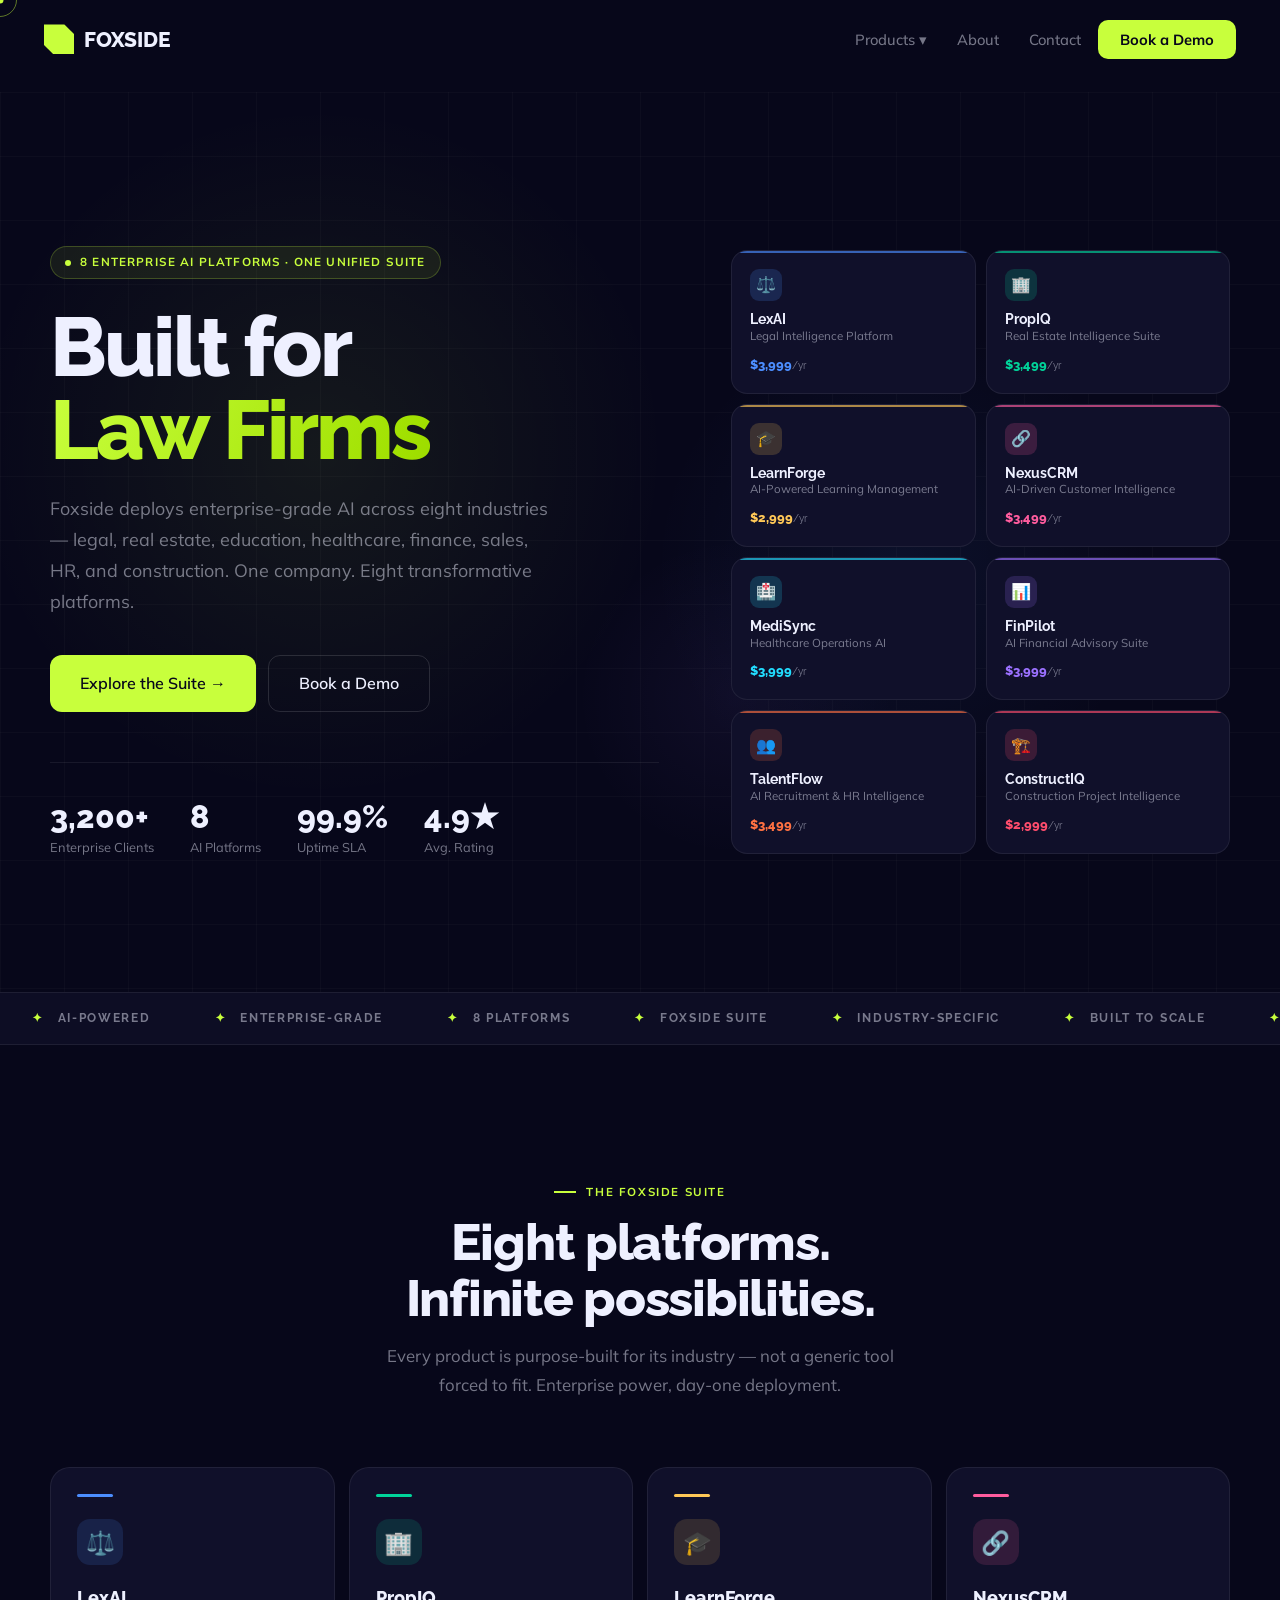
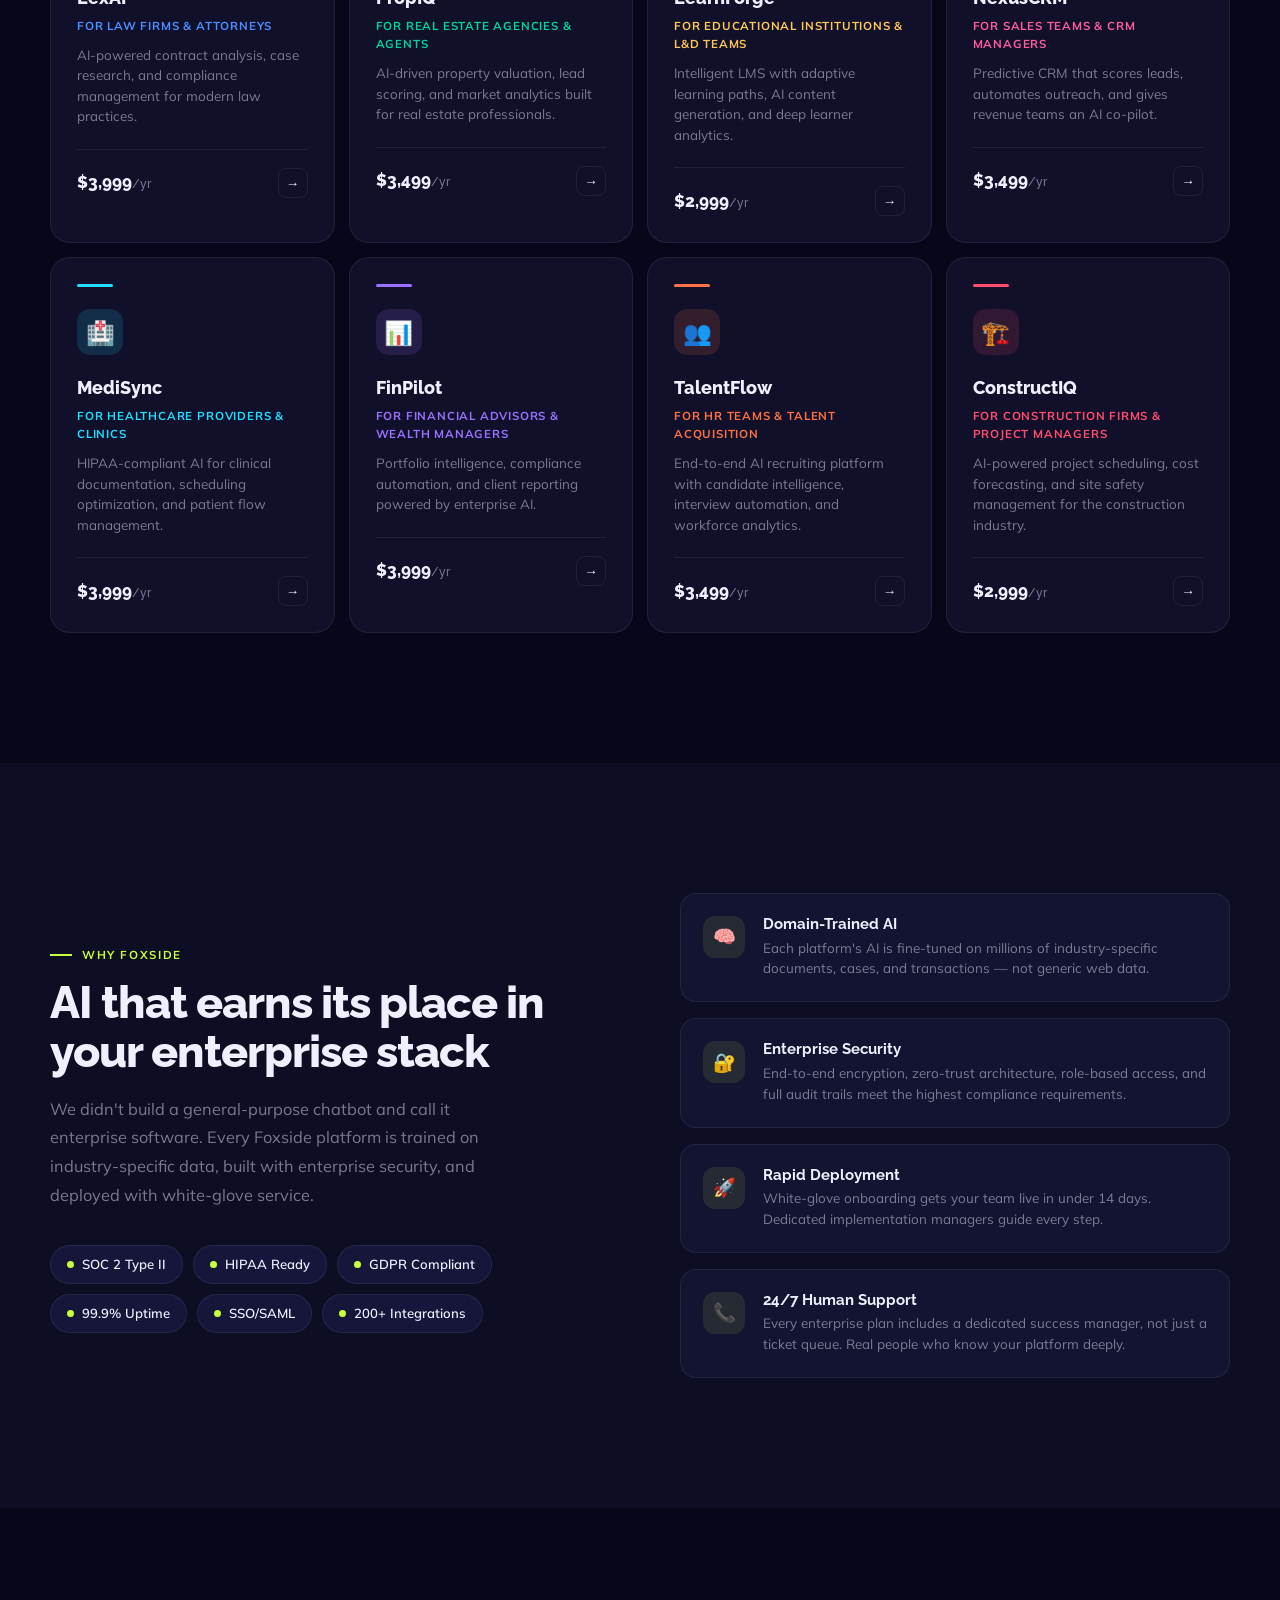
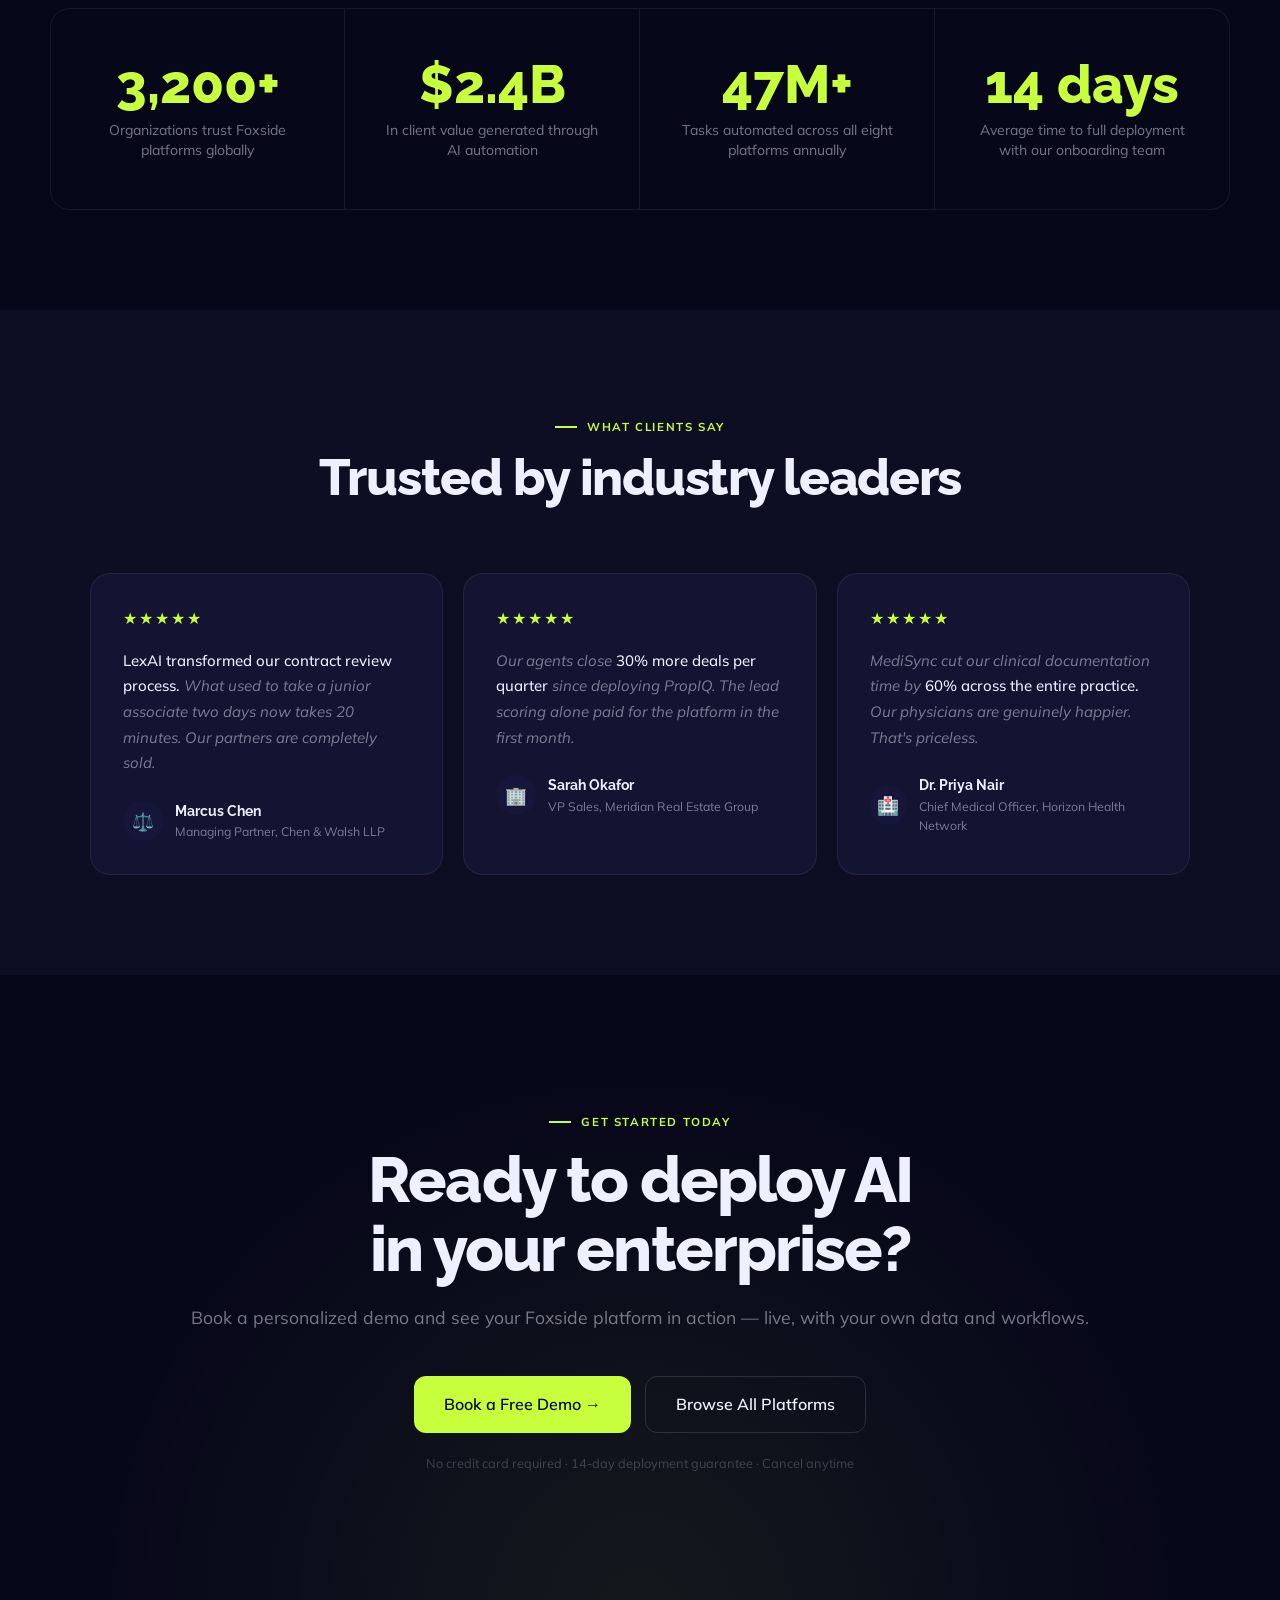
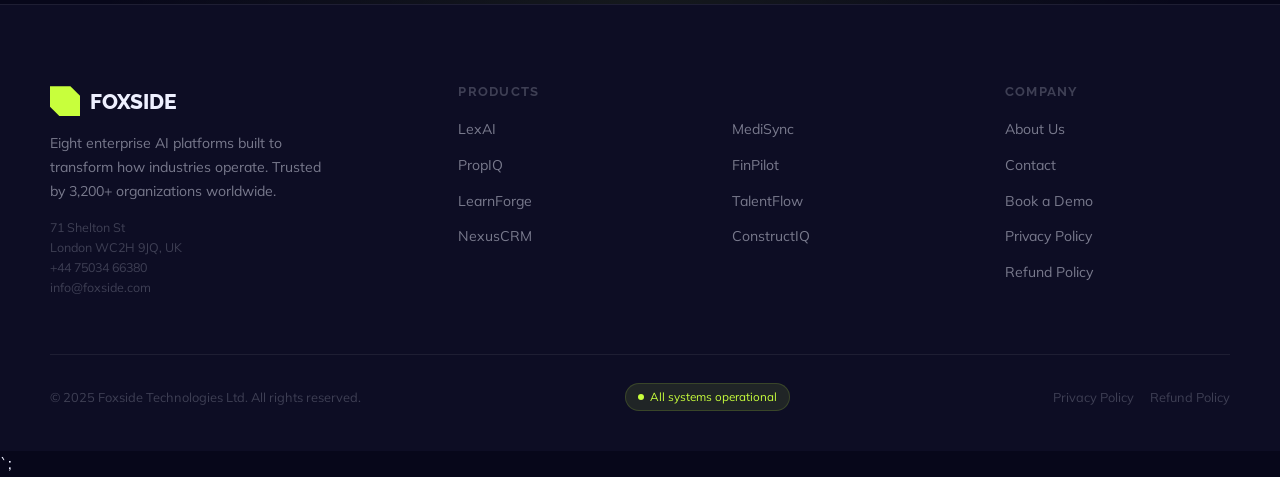
<file: Foxside/index.html>
<!DOCTYPE html>
<html lang="en">
<head>
<meta charset="UTF-8">
<meta name="viewport" content="width=device-width, initial-scale=1.0">
<title>Foxside — The Enterprise AI Suite</title>
<link rel="preconnect" href="https://fonts.googleapis.com">
<link rel="preconnect" href="https://fonts.gstatic.com" crossorigin>
<link href="https://fonts.googleapis.com/css2?family=Raleway:wght@400;500;600;700;800;900&family=Mulish:ital,wght@0,300;0,400;0,500;0,600;0,700;1,300&display=swap" rel="stylesheet">
<style>
*,*::before,*::after{box-sizing:border-box;margin:0;padding:0}
:root{
  --bg:#07071A;--bg2:#0D0D24;--bg3:#131332;
  --surface:#10102A;--surface2:#16163A;
  --border:rgba(255,255,255,0.07);--border2:rgba(255,255,255,0.13);
  --text:#EEF0FF;--text-muted:rgba(238,240,255,0.48);--text-dim:rgba(238,240,255,0.22);
  --accent:#C8FF3C;--accent2:#a8d900;
  --accent-dim:rgba(200,255,60,0.1);--accent-glow:rgba(200,255,60,0.25);
  --r:18px;--r-sm:12px;--r-xs:8px;
  --ease:cubic-bezier(0.4,0,0.2,1);
  --c1:#4C8EFF;--c2:#00D49A;--c3:#FFC857;--c4:#FF5C9E;
  --c5:#22DDFF;--c6:#9B71FF;--c7:#FF7142;--c8:#FF4D6D;
}
html{scroll-behavior:smooth}
body{background:var(--bg);color:var(--text);font-family:'Mulish',sans-serif;font-size:16px;line-height:1.6;overflow-x:hidden;cursor:none}
a,button,select{cursor:none}

/* ── CURSOR ── */
#cur-dot{position:fixed;width:7px;height:7px;background:var(--accent);border-radius:50%;pointer-events:none;z-index:9999;transform:translate(-50%,-50%);transition:transform .1s}
#cur-ring{position:fixed;width:34px;height:34px;border:1.5px solid rgba(200,255,60,0.45);border-radius:50%;pointer-events:none;z-index:9998;transform:translate(-50%,-50%);transition:width .18s var(--ease),height .18s var(--ease),opacity .18s}
body.cursor-active #cur-ring{width:46px;height:46px}

/* ── TYPOGRAPHY ── */
h1,h2,h3,h4,h5{font-family:'Raleway',sans-serif;line-height:1.08}
.syne{font-family:'Raleway',sans-serif}

/* ── LAYOUT ── */
.wrap{max-width:1260px;margin:0 auto;padding:0 40px}

/* ── NAV ── */
#navbar{position:fixed;top:0;left:0;right:0;z-index:800;padding:22px 44px;display:flex;align-items:center;justify-content:space-between;transition:padding .3s var(--ease),background .3s var(--ease),border-color .3s var(--ease);border-bottom:1px solid transparent}
#navbar.stuck{background:rgba(7,7,26,0.88);backdrop-filter:blur(22px);padding:14px 44px;border-bottom-color:var(--border)}
.n-logo{display:flex;align-items:center;gap:10px;text-decoration:none;color:var(--text);font-family:'Raleway',sans-serif;font-weight:800;font-size:1.3rem;letter-spacing:-.01em}
.n-logo-mark{width:30px;height:30px;background:var(--accent);clip-path:polygon(0 0,68% 0,100% 32%,100% 100%,32% 100%,0 68%);flex-shrink:0}
.n-links{display:flex;align-items:center;gap:4px;list-style:none}
.n-links>li>a,.n-links>li>button{color:var(--text-muted);text-decoration:none;font-size:.92rem;font-weight:500;padding:8px 13px;border-radius:9px;transition:all .2s;background:none;border:none;font-family:'Mulish',sans-serif;white-space:nowrap}
.n-links>li>a:hover,.n-links>li>button:hover{color:var(--text);background:rgba(255,255,255,0.05)}
.n-cta{background:var(--accent)!important;color:#07071A!important;font-weight:700!important;padding:10px 22px!important;border-radius:10px!important;transition:all .2s!important}
.n-cta:hover{background:#d4ff50!important;box-shadow:0 6px 24px rgba(200,255,60,0.3)!important}
/* dropdown */
.n-drop-wrap{position:relative}
.n-dropdown{position:absolute;top:calc(100% + 10px);left:50%;transform:translateX(-50%) translateY(-8px);min-width:320px;background:var(--bg2);border:1px solid var(--border2);border-radius:16px;padding:8px;opacity:0;pointer-events:none;transition:all .22s var(--ease);box-shadow:0 24px 60px rgba(0,0,0,0.6)}
.n-drop-wrap:hover .n-dropdown,.n-dropdown:hover{opacity:1;pointer-events:all;transform:translateX(-50%) translateY(0)}
.dd-item{display:flex;align-items:center;gap:12px;padding:10px 12px;border-radius:10px;text-decoration:none;color:var(--text-muted);font-size:.88rem;transition:all .2s}
.dd-item:hover{background:rgba(255,255,255,0.05);color:var(--text)}
.dd-dot{width:9px;height:9px;border-radius:50%;flex-shrink:0}
.dd-info{flex:1}
.dd-name{font-weight:600;font-size:.88rem;color:var(--text)}
.dd-sub{font-size:.76rem;color:var(--text-muted)}

/* ── FOOTER ── */
footer{background:var(--bg2);border-top:1px solid var(--border);padding:80px 0 40px}
.ft-top{display:grid;grid-template-columns:1.6fr 1fr 1fr 1fr;gap:48px;margin-bottom:56px}
.ft-brand-desc{font-size:.88rem;color:var(--text-muted);margin-top:14px;line-height:1.7;max-width:280px}
.ft-col h5{font-family:'Raleway',sans-serif;font-weight:700;font-size:.8rem;letter-spacing:.1em;text-transform:uppercase;color:var(--text-dim);margin-bottom:18px}
.ft-links{list-style:none;display:flex;flex-direction:column;gap:10px}
.ft-links a{color:var(--text-muted);text-decoration:none;font-size:.88rem;transition:color .2s}
.ft-links a:hover{color:var(--text)}
.ft-bottom{padding-top:28px;border-top:1px solid var(--border);display:flex;align-items:center;justify-content:space-between;font-size:.8rem;color:var(--text-dim)}
.ft-badge{display:inline-flex;align-items:center;gap:6px;background:var(--accent-dim);border:1px solid rgba(200,255,60,0.15);padding:4px 12px;border-radius:100px;font-size:.73rem;color:var(--accent)}
.ft-badge::before{content:'';width:6px;height:6px;background:var(--accent);border-radius:50%;animation:blink 1.5s infinite}
@keyframes blink{0%,100%{opacity:1}50%{opacity:0}}

/* ── MAIN ── */
main{padding-top:92px}
#app{min-height:60vh}

/* ── BUTTONS ── */
.btn{display:inline-flex;align-items:center;gap:8px;text-decoration:none;font-family:'Mulish',sans-serif;border:none;border-radius:12px;transition:all .25s var(--ease);white-space:nowrap;font-weight:600}
.btn-lg{font-size:1rem;padding:15px 30px}
.btn-md{font-size:.92rem;padding:12px 24px}
.btn-sm{font-size:.84rem;padding:9px 18px}
.btn-lime{background:var(--accent);color:#07071A}
.btn-lime:hover{background:#d4ff50;transform:translateY(-2px);box-shadow:0 10px 32px rgba(200,255,60,0.28)}
.btn-outline{background:transparent;color:var(--text);border:1px solid var(--border2)}
.btn-outline:hover{background:rgba(255,255,255,0.05);border-color:rgba(255,255,255,0.22)}
.btn-product{background:var(--p-color,var(--accent));color:#07071A}
.btn-product:hover{filter:brightness(1.12);transform:translateY(-2px);box-shadow:0 10px 30px color-mix(in srgb, var(--p-color,var(--accent)) 40%, transparent)}

/* ── SECTION LABEL ── */
.s-label{display:inline-flex;align-items:center;gap:10px;font-size:.72rem;font-weight:700;letter-spacing:.14em;text-transform:uppercase;color:var(--accent);margin-bottom:14px}
.s-label::before{content:'';width:22px;height:2px;background:var(--accent)}

/* ── ANIMATIONS ── */
@keyframes fade-up{from{opacity:0;transform:translateY(28px)}to{opacity:1;transform:translateY(0)}}
@keyframes fade-in{from{opacity:0}to{opacity:1}}
@keyframes float{0%,100%{transform:translateY(0)}50%{transform:translateY(-7px)}}
@keyframes marquee{from{transform:translateX(0)}to{transform:translateX(-50%)}}
@keyframes spin-slow{from{transform:rotate(0deg)}to{transform:rotate(360deg)}}
.reveal{opacity:0;transform:translateY(24px);transition:opacity .65s var(--ease),transform .65s var(--ease)}
.reveal.in{opacity:1;transform:none}
.delay-1{transition-delay:.1s}.delay-2{transition-delay:.18s}.delay-3{transition-delay:.26s}.delay-4{transition-delay:.34s}.delay-5{transition-delay:.42s}

/* ══════════════════════════════════
   HOME PAGE
══════════════════════════════════ */
/* Hero */
.hero{min-height:100vh;display:flex;align-items:center;position:relative;overflow:hidden;padding:80px 0 60px}
.hero-bg{position:absolute;inset:0;z-index:0}
.hero-grid-lines{position:absolute;inset:0;background-image:linear-gradient(rgba(255,255,255,0.022) 1px,transparent 1px),linear-gradient(90deg,rgba(255,255,255,0.022) 1px,transparent 1px);background-size:64px 64px}
.hero-orb1{position:absolute;width:700px;height:700px;border-radius:50%;background:radial-gradient(circle,rgba(200,255,60,.07) 0%,transparent 70%);top:40%;left:25%;transform:translate(-50%,-50%);animation:float 7s ease-in-out infinite}
.hero-orb2{position:absolute;width:500px;height:500px;border-radius:50%;background:radial-gradient(circle,rgba(76,142,255,.07) 0%,transparent 70%);top:25%;right:10%;animation:float 9s ease-in-out infinite reverse}
.hero-orb3{position:absolute;width:320px;height:320px;border-radius:50%;background:radial-gradient(circle,rgba(155,113,255,.06) 0%,transparent 70%);bottom:15%;right:30%;animation:float 6s ease-in-out 2s infinite}
.hero-inner{position:relative;z-index:1;display:grid;grid-template-columns:1.1fr .9fr;gap:72px;align-items:center;max-width:1260px;margin:0 auto;width:100%;padding:0 40px}
.hero-eyebrow{display:inline-flex;align-items:center;gap:9px;background:rgba(200,255,60,0.08);border:1px solid rgba(200,255,60,0.22);color:var(--accent);font-size:.73rem;font-weight:700;padding:6px 14px;border-radius:100px;margin-bottom:26px;letter-spacing:.1em;text-transform:uppercase;animation:fade-up .6s ease both}
.hero-eyebrow-dot{width:6px;height:6px;background:var(--accent);border-radius:50%;animation:blink 1.5s infinite}
.hero-h1{font-size:clamp(3.2rem,6.5vw,6.6rem);font-weight:800;letter-spacing:-.034em;line-height:1.0;animation:fade-up .65s .08s ease both}
.hero-h1-line2{display:block;background:linear-gradient(115deg,var(--accent) 0%,#a0e000 60%,#7db800 100%);-webkit-background-clip:text;-webkit-text-fill-color:transparent;background-clip:text}
.hero-rotating-wrap{display:inline-block;min-height:1em;min-width:180px}
.hero-sub{font-size:1.12rem;color:var(--text-muted);line-height:1.72;max-width:500px;margin:22px 0 38px;animation:fade-up .65s .16s ease both}
.hero-actions{display:flex;gap:12px;flex-wrap:wrap;animation:fade-up .65s .24s ease both}
.hero-stats{display:flex;gap:36px;margin-top:50px;padding-top:38px;border-top:1px solid var(--border);animation:fade-up .65s .32s ease both}
.hs-num{font-family:'Raleway',sans-serif;font-size:2rem;font-weight:800;color:var(--text);line-height:1}
.hs-label{font-size:.8rem;color:var(--text-muted);margin-top:4px}
/* Hero visual */
.hero-visual{animation:fade-in .9s .2s ease both;position:relative}
.hv-grid{display:grid;grid-template-columns:1fr 1fr;gap:10px}
.hv-card{background:var(--surface);border:1px solid var(--border);border-radius:16px;padding:18px;transition:all .3s var(--ease);position:relative;overflow:hidden;display:flex;flex-direction:column;gap:10px}
.hv-card::before{content:'';position:absolute;top:0;left:0;right:0;height:2px;background:var(--p-color,var(--accent));opacity:.65;transition:opacity .3s}
.hv-card:hover{border-color:var(--p-color,var(--accent));transform:translateY(-4px);box-shadow:0 16px 44px rgba(0,0,0,0.4)}
.hv-card:hover::before{opacity:1}
.hv-card:nth-child(1){animation:float 6.5s ease-in-out infinite}
.hv-card:nth-child(2){animation:float 7.5s .8s ease-in-out infinite}
.hv-card:nth-child(3){animation:float 6s 1.6s ease-in-out infinite}
.hv-card:nth-child(4){animation:float 8s .4s ease-in-out infinite}
.hv-card:nth-child(5){animation:float 7s 1.2s ease-in-out infinite}
.hv-card:nth-child(6){animation:float 6.8s 2s ease-in-out infinite}
.hv-card:nth-child(7){animation:float 7.2s .6s ease-in-out infinite}
.hv-card:nth-child(8){animation:float 6.2s 1.8s ease-in-out infinite}
.hv-icon{width:32px;height:32px;border-radius:9px;background:color-mix(in srgb,var(--p-color,var(--accent)) 18%,transparent);display:flex;align-items:center;justify-content:center;font-size:1rem;flex-shrink:0}
.hv-name{font-family:'Raleway',sans-serif;font-weight:700;font-size:.88rem;line-height:1.2}
.hv-desc{font-size:.72rem;color:var(--text-muted);line-height:1.35}
.hv-price{font-family:'Raleway',sans-serif;font-weight:800;font-size:.82rem;color:var(--p-color,var(--accent));margin-top:auto}

/* Marquee */
.marquee-bar{border-top:1px solid var(--border);border-bottom:1px solid var(--border);background:var(--bg2);padding:16px 0;overflow:hidden}
.marquee-track{display:flex;width:max-content;animation:marquee 28s linear infinite}
.marquee-item{display:flex;align-items:center;gap:14px;padding:0 32px;font-family:'Raleway',sans-serif;font-size:.75rem;font-weight:700;letter-spacing:.14em;text-transform:uppercase;color:var(--text-muted);white-space:nowrap}
.marquee-item em{color:var(--accent);font-style:normal}
.marquee-sep{color:var(--text-dim)}

/* Suite Section */
.suite-section{padding:130px 0}
.section-header{text-align:center;margin-bottom:68px}
.section-header h2{font-size:clamp(2.2rem,4vw,3.8rem);font-weight:800;letter-spacing:-.025em;margin-bottom:16px}
.section-header p{font-size:1.05rem;color:var(--text-muted);max-width:540px;margin:0 auto;line-height:1.7}
.products-grid{display:grid;grid-template-columns:repeat(4,1fr);gap:14px}
.pc{background:var(--surface);border:1px solid var(--border);border-radius:20px;padding:26px;transition:all .3s var(--ease);position:relative;overflow:hidden;text-decoration:none;color:var(--text);display:block}
.pc::after{content:'';position:absolute;inset:0;background:linear-gradient(135deg,color-mix(in srgb,var(--p-color,var(--accent)) 6%,transparent),transparent 55%);opacity:0;transition:opacity .3s}
.pc:hover{border-color:color-mix(in srgb,var(--p-color) 45%,transparent);transform:translateY(-5px);box-shadow:0 22px 60px rgba(0,0,0,0.45)}
.pc:hover::after{opacity:1}
.pc-stripe{height:3px;width:36px;border-radius:2px;background:var(--p-color,var(--accent));margin-bottom:22px;transition:width .35s var(--ease),border-radius .35s}
.pc:hover .pc-stripe{width:100%;border-radius:0;margin:-26px -26px 22px}
.pc-icon{width:46px;height:46px;border-radius:13px;background:color-mix(in srgb,var(--p-color,var(--accent)) 14%,transparent);display:flex;align-items:center;justify-content:center;font-size:1.45rem;margin-bottom:18px}
.pc-name{font-family:'Raleway',sans-serif;font-weight:800;font-size:1.15rem;margin-bottom:4px}
.pc-for{font-size:.72rem;color:var(--p-color,var(--accent));font-weight:700;letter-spacing:.07em;text-transform:uppercase;margin-bottom:10px}
.pc-tagline{font-size:.84rem;color:var(--text-muted);line-height:1.52;margin-bottom:22px}
.pc-footer{display:flex;align-items:center;justify-content:space-between;padding-top:18px;border-top:1px solid var(--border)}
.pc-price{font-family:'Raleway',sans-serif;font-weight:800;font-size:1.05rem}
.pc-arrow{width:30px;height:30px;border-radius:8px;border:1px solid var(--border);display:flex;align-items:center;justify-content:center;font-size:.85rem;transition:all .3s}
.pc:hover .pc-arrow{background:var(--p-color);border-color:transparent;color:#07071A;font-weight:900}

/* Why Section */
.why-section{padding:130px 0;background:var(--bg2)}
.why-inner{display:grid;grid-template-columns:1fr 1fr;gap:80px;align-items:center;max-width:1260px;margin:0 auto;padding:0 40px}
.why-left h2{font-size:clamp(2rem,3.5vw,3.2rem);font-weight:800;letter-spacing:-.022em;margin-bottom:20px}
.why-left p{font-size:1.02rem;color:var(--text-muted);line-height:1.75;max-width:460px;margin-bottom:36px}
.why-pills{display:flex;flex-wrap:wrap;gap:10px}
.why-pill{display:flex;align-items:center;gap:8px;background:var(--surface2);border:1px solid var(--border);border-radius:100px;padding:8px 16px;font-size:.82rem;font-weight:600}
.why-pill-dot{width:7px;height:7px;border-radius:50%;background:var(--accent)}
.why-features{display:flex;flex-direction:column;gap:16px}
.wf-card{display:flex;gap:18px;align-items:flex-start;padding:22px;background:var(--bg3);border:1px solid var(--border);border-radius:16px;transition:all .3s}
.wf-card:hover{border-color:var(--border2);transform:translateX(4px)}
.wf-icon{width:42px;height:42px;border-radius:12px;background:var(--accent-dim);display:flex;align-items:center;justify-content:center;font-size:1.15rem;flex-shrink:0}
.wf-card h4{font-family:'Raleway',sans-serif;font-weight:700;font-size:.96rem;margin-bottom:5px}
.wf-card p{font-size:.84rem;color:var(--text-muted);line-height:1.55}

/* Stats */
.stats-section{padding:100px 0}
.stats-grid{display:grid;grid-template-columns:repeat(4,1fr);max-width:1260px;margin:0 auto;padding:0 40px}
.stat-box{padding:48px 36px;border:1px solid var(--border);text-align:center;transition:background .3s;position:relative}
.stat-box:first-child{border-radius:20px 0 0 20px}
.stat-box:last-child{border-radius:0 20px 20px 0}
.stat-box+.stat-box{border-left:none}
.stat-box:hover{background:var(--surface)}
.stat-n{font-family:'Raleway',sans-serif;font-size:3.4rem;font-weight:800;color:var(--accent);line-height:1;margin-bottom:10px}
.stat-d{font-size:.88rem;color:var(--text-muted);line-height:1.4}

/* Testimonial */
.testimonial-section{padding:100px 0;background:var(--bg2)}
.testimonials-grid{display:grid;grid-template-columns:repeat(3,1fr);gap:20px;max-width:1260px;margin:48px auto 0;padding:0 40px}
.t-card{background:var(--bg3);border:1px solid var(--border);border-radius:20px;padding:32px;transition:all .3s}
.t-card:hover{border-color:var(--border2);transform:translateY(-3px)}
.t-stars{color:var(--accent);font-size:1rem;margin-bottom:16px;letter-spacing:2px}
.t-quote{font-size:.94rem;color:var(--text-muted);line-height:1.7;margin-bottom:24px;font-style:italic}
.t-quote em{color:var(--text);font-style:normal;font-weight:500}
.t-author{display:flex;align-items:center;gap:12px}
.t-avatar{width:40px;height:40px;border-radius:50%;background:var(--surface2);display:flex;align-items:center;justify-content:center;font-size:1.1rem}
.t-name{font-family:'Raleway',sans-serif;font-weight:700;font-size:.88rem}
.t-role{font-size:.77rem;color:var(--text-muted)}

/* CTA Strip */
.cta-strip{padding:130px 40px;position:relative;overflow:hidden;text-align:center}
.cta-strip-bg{position:absolute;inset:0;background:radial-gradient(ellipse at 50% 100%,rgba(200,255,60,0.07) 0%,transparent 60%);pointer-events:none}
.cta-strip h2{font-size:clamp(2.4rem,5vw,4.5rem);font-weight:800;letter-spacing:-.03em;margin-bottom:20px;max-width:800px;margin-left:auto;margin-right:auto}
.cta-strip p{font-size:1.1rem;color:var(--text-muted);margin-bottom:44px}
.cta-actions{display:flex;gap:14px;justify-content:center;flex-wrap:wrap}
.cta-disclaimer{font-size:.8rem;color:var(--text-dim);margin-top:20px}

/* ══════════════════════════════════
   ABOUT PAGE
══════════════════════════════════ */
.page-hero{padding:90px 0 80px;background:linear-gradient(to bottom,var(--bg2),var(--bg));position:relative;overflow:hidden}
.page-hero-inner{max-width:1260px;margin:0 auto;padding:0 40px;position:relative;z-index:1}
.page-hero h1{font-size:clamp(2.8rem,5.5vw,5.5rem);font-weight:800;letter-spacing:-.03em;margin:14px 0 20px;max-width:800px}
.page-hero p{font-size:1.1rem;color:var(--text-muted);max-width:580px;line-height:1.72}
.ph-orb{position:absolute;width:600px;height:600px;border-radius:50%;background:radial-gradient(circle,rgba(200,255,60,0.05) 0%,transparent 70%);right:-100px;top:-100px;pointer-events:none}

.mission-section{padding:100px 0}
.mission-text{font-size:clamp(1.3rem,2.5vw,2rem);font-weight:500;line-height:1.58;color:var(--text);max-width:900px}
.mission-text em{color:var(--accent);font-style:normal;font-weight:700}

.team-section{padding:80px 0 120px}
.team-grid{display:grid;grid-template-columns:repeat(3,1fr);gap:22px;margin-top:56px}
.team-card{background:var(--surface);border:1px solid var(--border);border-radius:22px;overflow:hidden;transition:all .3s}
.team-card:hover{border-color:var(--border2);transform:translateY(-5px)}
.tc-avatar{height:190px;background:linear-gradient(135deg,var(--bg2),var(--bg3));display:flex;align-items:center;justify-content:center;font-size:3.5rem;position:relative}
.tc-avatar-ring{position:absolute;bottom:-1px;left:0;right:0;height:80px;background:linear-gradient(to bottom,transparent,var(--surface))}
.tc-body{padding:24px}
.tc-name{font-family:'Raleway',sans-serif;font-weight:800;font-size:1.1rem}
.tc-role{font-size:.78rem;color:var(--accent);font-weight:700;margin:5px 0 14px;text-transform:uppercase;letter-spacing:.06em}
.tc-bio{font-size:.86rem;color:var(--text-muted);line-height:1.6}

.values-section{padding:80px 0 120px;background:var(--bg2)}
.values-grid{display:grid;grid-template-columns:repeat(3,1fr);gap:18px;margin-top:56px}
.val-card{padding:36px;background:var(--bg3);border:1px solid var(--border);border-radius:20px;transition:all .3s}
.val-card:hover{border-color:var(--accent);background:var(--surface)}
.val-num{font-family:'Raleway',sans-serif;font-size:3.2rem;font-weight:800;color:rgba(200,255,60,0.12);line-height:1;margin-bottom:20px}
.val-card h3{font-size:1.15rem;margin-bottom:12px}
.val-card p{font-size:.86rem;color:var(--text-muted);line-height:1.65}

.timeline-section{padding:100px 0 120px}
.timeline{position:relative;max-width:900px;margin:60px auto 0;padding:0 40px}
.timeline::before{content:'';position:absolute;left:50%;top:0;bottom:0;width:1px;background:var(--border);transform:translateX(-50%)}
.tl-item{display:grid;grid-template-columns:1fr 60px 1fr;margin-bottom:44px;align-items:flex-start}
.tl-item:nth-child(odd) .tl-content{grid-column:1;text-align:right;padding-right:36px}
.tl-item:nth-child(odd) .tl-dot{grid-column:2}
.tl-item:nth-child(odd) .tl-empty{grid-column:3}
.tl-item:nth-child(even) .tl-empty{grid-column:1}
.tl-item:nth-child(even) .tl-dot{grid-column:2}
.tl-item:nth-child(even) .tl-content{grid-column:3;text-align:left;padding-left:36px}
.tl-dot{display:flex;justify-content:center;padding-top:8px}
.tl-dot-inner{width:12px;height:12px;border-radius:50%;background:var(--accent);box-shadow:0 0 18px rgba(200,255,60,0.5)}
.tl-year{font-family:'Raleway',sans-serif;font-weight:800;color:var(--accent);font-size:.75rem;letter-spacing:.12em;margin-bottom:6px}
.tl-title{font-family:'Raleway',sans-serif;font-weight:700;font-size:1.02rem;margin-bottom:6px}
.tl-desc{font-size:.84rem;color:var(--text-muted);line-height:1.55}

/* ══════════════════════════════════
   CONTACT PAGE
══════════════════════════════════ */
.contact-main{padding:60px 0 120px}
.contact-grid{display:grid;grid-template-columns:1fr 1.3fr;gap:72px;max-width:1260px;margin:0 auto;padding:0 40px}
.ci-intro{font-size:.95rem;color:var(--text-muted);line-height:1.75;margin-bottom:36px}
.c-detail{display:flex;align-items:flex-start;gap:14px;padding:18px;background:var(--surface);border:1px solid var(--border);border-radius:14px;margin-bottom:14px}
.cd-icon{width:38px;height:38px;border-radius:10px;background:var(--accent-dim);display:flex;align-items:center;justify-content:center;font-size:1rem;flex-shrink:0}
.cd-label{font-family:'Raleway',sans-serif;font-weight:700;font-size:.8rem;color:var(--text-dim);letter-spacing:.06em;text-transform:uppercase;margin-bottom:3px}
.cd-value{font-size:.9rem;color:var(--text-muted)}
.contact-form-wrap{background:var(--surface);border:1px solid var(--border);border-radius:24px;padding:44px}
.cf-title{font-family:'Raleway',sans-serif;font-weight:800;font-size:1.5rem;margin-bottom:28px}
.f-grid{display:grid;grid-template-columns:1fr 1fr;gap:14px}
.f-group{margin-bottom:16px}
.f-group.full{grid-column:1/-1}
.f-label{font-size:.78rem;font-weight:600;color:var(--text-dim);letter-spacing:.06em;text-transform:uppercase;margin-bottom:7px;display:block}
.f-input{width:100%;background:var(--bg2);border:1px solid var(--border);border-radius:11px;padding:13px 15px;color:var(--text);font-family:'Mulish',sans-serif;font-size:.92rem;outline:none;transition:all .25s;appearance:none;-webkit-appearance:none}
.f-input:focus{border-color:var(--accent);box-shadow:0 0 0 3px rgba(200,255,60,0.08)}
.f-input::placeholder{color:var(--text-dim)}
textarea.f-input{resize:vertical;min-height:130px}
.f-submit{width:100%;margin-top:8px;justify-content:center;font-size:1rem;padding:16px}

/* ══════════════════════════════════
   PRODUCT PAGE
══════════════════════════════════ */
.prod-hero{padding:90px 40px 80px;min-height:72vh;display:flex;align-items:center;position:relative;overflow:hidden}
.prod-hero-bg{position:absolute;inset:0}
.prod-hero-orb{position:absolute;width:600px;height:600px;border-radius:50%;background:radial-gradient(circle,color-mix(in srgb,var(--p-color,var(--accent)) 9%,transparent) 0%,transparent 70%);right:-50px;top:50%;transform:translateY(-50%);pointer-events:none}
.prod-hero-grid{position:absolute;inset:0;background-image:linear-gradient(rgba(255,255,255,0.018) 1px,transparent 1px),linear-gradient(90deg,rgba(255,255,255,0.018) 1px,transparent 1px);background-size:56px 56px}
.prod-hero-inner{position:relative;z-index:1;display:grid;grid-template-columns:1fr 1fr;gap:72px;align-items:center;max-width:1260px;margin:0 auto;width:100%}
.prod-badge{display:inline-flex;align-items:center;gap:8px;background:color-mix(in srgb,var(--p-color) 10%,transparent);border:1px solid color-mix(in srgb,var(--p-color) 28%,transparent);color:var(--p-color);font-size:.72rem;font-weight:700;padding:5px 13px;border-radius:100px;margin-bottom:20px;letter-spacing:.1em;text-transform:uppercase}
.prod-hero-inner h1{font-size:clamp(2.8rem,5.5vw,5rem);font-weight:800;letter-spacing:-.032em;margin-bottom:14px}
.prod-hero-inner .prod-tagline{font-size:1.12rem;color:var(--text-muted);line-height:1.72;max-width:470px;margin-bottom:32px}
.prod-hero-actions{display:flex;gap:12px;flex-wrap:wrap;margin-bottom:36px}
.prod-price-tag{display:inline-flex;align-items:baseline;gap:4px}
.prod-price-tag .price-num{font-family:'Raleway',sans-serif;font-weight:800;font-size:2.4rem;color:var(--p-color)}
.prod-price-tag .price-per{font-size:.88rem;color:var(--text-muted)}
/* Mock dashboard */
.prod-dashboard{background:var(--surface);border:1px solid var(--border);border-radius:22px;overflow:hidden;aspect-ratio:4/3;position:relative}
.db-topbar{display:flex;align-items:center;gap:6px;padding:12px 16px;border-bottom:1px solid var(--border);background:var(--bg2)}
.db-dot{width:9px;height:9px;border-radius:50%}
.db-tab{height:22px;border-radius:5px;background:var(--surface2);flex:0 0 70px}
.db-tab.active{background:color-mix(in srgb,var(--p-color) 20%,transparent);border:1px solid color-mix(in srgb,var(--p-color) 30%,transparent)}
.db-body{display:grid;grid-template-columns:56px 1fr;height:calc(100% - 45px)}
.db-sidebar{background:var(--bg2);border-right:1px solid var(--border);padding:12px 8px;display:flex;flex-direction:column;gap:8px}
.db-si{width:36px;height:30px;border-radius:6px;background:var(--surface2)}
.db-si.active{background:color-mix(in srgb,var(--p-color) 22%,transparent)}
.db-main{padding:14px;display:flex;flex-direction:column;gap:10px;overflow:hidden}
.db-kpis{display:grid;grid-template-columns:repeat(3,1fr);gap:8px}
.db-kpi{background:var(--bg2);border-radius:8px;padding:10px;border:1px solid var(--border)}
.db-kpi.highlight{background:color-mix(in srgb,var(--p-color) 12%,transparent);border-color:color-mix(in srgb,var(--p-color) 28%,transparent)}
.db-kpi-num{font-family:'Raleway',sans-serif;font-size:1rem;font-weight:800;color:var(--p-color);margin-bottom:2px}
.db-kpi-label{font-size:.55rem;color:var(--text-dim);text-transform:uppercase;letter-spacing:.05em}
.db-chart-area{background:var(--bg2);border-radius:8px;border:1px solid var(--border);flex:1;position:relative;overflow:hidden;padding:8px}
.db-chart-title{font-size:.6rem;color:var(--text-dim);margin-bottom:6px;font-weight:600;letter-spacing:.05em;text-transform:uppercase}
.db-bars{display:flex;align-items:flex-end;gap:4px;height:calc(100% - 22px)}
.db-bar{flex:1;border-radius:3px 3px 0 0;background:color-mix(in srgb,var(--p-color) 28%,transparent);border-top:2px solid var(--p-color);min-height:6px;position:relative}
.db-list{background:var(--bg2);border-radius:8px;border:1px solid var(--border);padding:8px}
.db-row{height:22px;background:var(--surface2);border-radius:4px;margin-bottom:5px}
.db-row.em{background:color-mix(in srgb,var(--p-color) 10%,transparent)}

/* Features section */
.features-section{padding:110px 0}
.features-grid{display:grid;grid-template-columns:repeat(3,1fr);gap:20px;margin-top:56px;max-width:1260px;margin-left:auto;margin-right:auto;padding:0 40px}
.feat-card{padding:34px;background:var(--surface);border:1px solid var(--border);border-radius:20px;transition:all .3s;position:relative;overflow:hidden}
.feat-card::before{content:'';position:absolute;top:0;left:0;right:0;height:1px;background:linear-gradient(90deg,transparent,var(--p-color,var(--accent)),transparent);opacity:0;transition:opacity .3s}
.feat-card:hover::before{opacity:1}
.feat-card:hover{border-color:var(--border2);transform:translateY(-3px)}
.feat-icon{font-size:1.9rem;margin-bottom:18px}
.feat-card h3{font-family:'Raleway',sans-serif;font-weight:700;font-size:1.06rem;margin-bottom:10px}
.feat-card p{font-size:.86rem;color:var(--text-muted);line-height:1.65}

/* Who it's for */
.for-section{padding:80px 0 110px;background:var(--bg2)}
.for-inner{display:grid;grid-template-columns:1fr 1fr;gap:72px;align-items:center;max-width:1260px;margin:0 auto;padding:0 40px}
.for-list{display:flex;flex-direction:column;gap:14px;margin-top:32px}
.for-item{display:flex;align-items:flex-start;gap:14px;padding:20px;background:var(--bg3);border:1px solid var(--border);border-radius:14px}
.for-check{width:28px;height:28px;border-radius:8px;background:color-mix(in srgb,var(--p-color,var(--accent)) 18%,transparent);display:flex;align-items:center;justify-content:center;color:var(--p-color);font-weight:700;font-size:.85rem;flex-shrink:0}
.for-item strong{font-family:'Raleway',sans-serif;font-size:.95rem;display:block;margin-bottom:4px}
.for-item span{font-size:.83rem;color:var(--text-muted)}
/* Pricing card */
.pricing-section{padding:100px 0 120px}
.pricing-card{max-width:540px;margin:56px auto 0;background:var(--surface);border:1px solid var(--border);border-radius:28px;padding:48px;text-align:center;position:relative;overflow:hidden}
.pricing-card::before{content:'';position:absolute;top:0;left:0;right:0;height:4px;background:linear-gradient(90deg,var(--p-color),color-mix(in srgb,var(--p-color) 50%,white 50%))}
.pricing-card::after{content:'';position:absolute;inset:0;background:radial-gradient(ellipse at 50% -20%,color-mix(in srgb,var(--p-color) 8%,transparent),transparent 60%);pointer-events:none}
.pricing-label{font-size:.72rem;font-weight:700;letter-spacing:.12em;text-transform:uppercase;color:var(--text-muted);margin-bottom:8px}
.pricing-name{font-family:'Raleway',sans-serif;font-weight:800;font-size:1.6rem;margin-bottom:24px}
.pricing-amount{font-family:'Raleway',sans-serif;font-size:4.5rem;font-weight:800;line-height:1;color:var(--text);margin-bottom:6px}
.pricing-amount sup{font-size:2rem;vertical-align:super;color:var(--p-color)}
.pricing-cycle{font-size:.88rem;color:var(--text-muted);margin-bottom:34px}
.pricing-divider{height:1px;background:var(--border);margin:0 -48px 28px}
.pricing-features-list{list-style:none;text-align:left;margin-bottom:36px}
.pricing-features-list li{display:flex;align-items:flex-start;gap:10px;padding:10px 0;border-bottom:1px solid var(--border);font-size:.9rem}
.pricing-features-list li::before{content:'✓';color:var(--p-color);font-weight:800;flex-shrink:0;margin-top:1px}
.pricing-cta{width:100%;justify-content:center;font-size:1.05rem;padding:16px}
.pricing-note{font-size:.78rem;color:var(--text-dim);margin-top:14px}

/* ══════════════════════════════════
   RESPONSIVE
══════════════════════════════════ */
/* ── LEGAL PAGES ── */
.legal-body{font-size:.95rem;line-height:1.82;color:var(--text-muted)}
.legal-section{margin-bottom:44px;padding-bottom:44px;border-bottom:1px solid var(--border)}
.legal-section:last-child{border-bottom:none;margin-bottom:0;padding-bottom:0}
.legal-section h3{font-family:'Raleway',sans-serif;font-weight:800;font-size:1.1rem;color:var(--text);margin-bottom:14px}
.legal-section p{margin-bottom:14px}
.legal-section p:last-child{margin-bottom:0}
.legal-section ul{margin:12px 0 14px 20px;display:flex;flex-direction:column;gap:9px}
.legal-section ul li{color:var(--text-muted)}
.legal-section strong{color:var(--text);font-weight:700}
{.products-grid{grid-template-columns:repeat(2,1fr)}.hero-inner{grid-template-columns:1fr}.hero-visual{display:none}.prod-hero-inner{grid-template-columns:1fr}.prod-dashboard{display:none}.why-inner{grid-template-columns:1fr}.for-inner{grid-template-columns:1fr}.ft-top{grid-template-columns:1fr 1fr}}
@media(max-width:768px){.wrap,.hero-inner,.prod-hero-inner,.features-grid,.prod-hero,.contact-grid,.suite-section .wrap,.stats-grid,.testimonials-grid,.team-grid,.values-grid{padding:0 20px}.products-grid{grid-template-columns:1fr}.n-links{display:none}#navbar,#navbar.stuck{padding:14px 20px}.features-grid{grid-template-columns:1fr}.team-grid,.values-grid{grid-template-columns:1fr}.testimonials-grid{grid-template-columns:1fr}.contact-grid{grid-template-columns:1fr;padding:0 20px}.f-grid{grid-template-columns:1fr}.ft-top{grid-template-columns:1fr;padding:0 20px}.timeline::before{left:20px}.tl-item{grid-template-columns:40px 1fr}.tl-item:nth-child(odd) .tl-content,.tl-item:nth-child(even) .tl-content{grid-column:2;text-align:left;padding:0 0 0 18px}.tl-item:nth-child(odd) .tl-empty,.tl-item:nth-child(even) .tl-empty{display:none}.tl-item:nth-child(odd) .tl-dot,.tl-item:nth-child(even) .tl-dot{grid-column:1}.stats-grid{grid-template-columns:repeat(2,1fr)}.stat-box:first-child{border-radius:20px 20px 0 0}.stat-box:last-child{border-radius:0 0 20px 20px}.stat-box:nth-child(2){border-left:1px solid var(--border)}.stat-box+.stat-box{border-left:none}.stat-box:nth-child(3){border-left:1px solid var(--border)}.stat-box:nth-child(2){border-radius:0 20px 0 0}.stat-box:nth-child(3){border-radius:0 0 0 20px}.hero-stats{flex-wrap:wrap;gap:24px}}
</style>
</head>
<body>

<div id="cur-dot"></div>
<div id="cur-ring"></div>

<!-- ── NAV ── -->
<nav id="navbar">
  <a class="n-logo" href="#home" onclick="nav('home')">
    <div class="n-logo-mark"></div>
    FOXSIDE
  </a>
  <ul class="n-links">
    <li class="n-drop-wrap">
      <button class="n-dropdown-trigger">Products ▾</button>
      <div class="n-dropdown" id="nav-dropdown"></div>
    </li>
    <li><a href="#about" onclick="nav('about')">About</a></li>
    <li><a href="#contact" onclick="nav('contact')">Contact</a></li>
    <li><a href="#contact" onclick="nav('contact')" class="n-cta">Book a Demo</a></li>
  </ul>
</nav>

<!-- ── APP ── -->
<main>
  <div id="app"></div>
</main>

<!-- ── FOOTER ── -->
<footer>
  <div class="wrap">
    <div class="ft-top" id="ft-top"></div>
    <div class="ft-bottom">
      <span>© 2025 Foxside Technologies Ltd. All rights reserved.</span>
      <div class="ft-badge">All systems operational</div>
      <span><a href="#privacy" onclick="nav('privacy')" style="color:var(--text-dim);text-decoration:none;margin-right:16px">Privacy Policy</a><a href="#refund" onclick="nav('refund')" style="color:var(--text-dim);text-decoration:none">Refund Policy</a></span>
    </div>
  </div>
</footer>

<script>
// ══════════════════════════════════
//  DATA
// ══════════════════════════════════
const PRODUCTS = [
  {
    id:'lexai', name:'LexAI', tagline:'Legal Intelligence Platform',
    audience:'Law Firms & Attorneys',
    shortDesc:'AI-powered contract analysis, case research, and compliance management for modern law practices.',
    heroDesc:'Transform how your firm handles legal research, contract review, and matter management — powered by AI trained on millions of legal documents.',
    price:3999, color:'#4C8EFF', icon:'⚖️',
    features:[
      {icon:'📋',title:'Intelligent Contract Analysis',desc:'Automatically review, redline, and flag risks in contracts using advanced NLP trained on millions of legal documents across all practice areas.'},
      {icon:'🔍',title:'Case Law Research Engine',desc:'Search across federal and state case databases in seconds. Get cited precedents, summarized holdings, and risk scores for your matter instantly.'},
      {icon:'📅',title:'Deadline & Compliance Tracker',desc:'Never miss a filing deadline. LexAI monitors court calendars, statute of limitations, and regulatory deadlines with automated calendar sync.'},
      {icon:'📝',title:'AI Legal Drafting',desc:'Generate first-draft motions, briefs, and correspondence from intelligent templates trained on winning legal documents.'},
      {icon:'⚡',title:'Due Diligence Automation',desc:'Accelerate M&A due diligence by 10x. LexAI processes entire document rooms and surfaces critical risk flags automatically.'},
      {icon:'🔐',title:'Matter Intelligence Dashboard',desc:'A unified encrypted view of all active matters, billing, client communications, and key milestones with role-based access control.'}
    ],
    forList:[
      {title:'Litigation Teams',desc:'Streamline case research and brief drafting to focus on strategy.'},
      {title:'Corporate Counsel',desc:'Automate contract review cycles from days to hours.'},
      {title:'M&A Practitioners',desc:'Run parallel due diligence across massive document sets.'},
      {title:'Compliance Officers',desc:'Track regulatory changes and flag exposure instantly.'}
    ],
    pricingFeatures:['Unlimited matter management','Contract AI (up to 500 contracts/mo)','Full case law database access','5 user seats included','White-glove onboarding','SOC 2 Type II compliance','24/7 dedicated support','Custom integrations (Clio, Westlaw, DocuSign)']
  },
  {
    id:'propiq', name:'PropIQ', tagline:'Real Estate Intelligence Suite',
    audience:'Real Estate Agencies & Agents',
    shortDesc:'AI-driven property valuation, lead scoring, and market analytics built for real estate professionals.',
    heroDesc:'Close more deals, faster. PropIQ gives every agent access to AI-driven insights, automated client follow-ups, and predictive market intelligence.',
    price:3499, color:'#00D49A', icon:'🏢',
    features:[
      {icon:'🏠',title:'AI Property Valuation',desc:'Generate instant, data-backed AVMs using 50+ market signals — comps, neighborhood trends, school districts, and macroeconomic indicators.'},
      {icon:'📊',title:'Predictive Market Analytics',desc:'Forecast price movements, days-on-market, and seller motivation with AI models trained on years of local transaction data.'},
      {icon:'🎯',title:'Lead Scoring Engine',desc:"Rank every lead by conversion probability. PropIQ analyzes browsing behavior, inquiry patterns, and demographics to prioritize your pipeline."},
      {icon:'📱',title:'Automated Client Nurturing',desc:'AI-generated personalized drip campaigns, property alerts, and check-ins that keep clients engaged without manual effort.'},
      {icon:'🗺️',title:'Hyperlocal Market Reports',desc:'Auto-generate stunning PDF market reports for any zip code, neighborhood, or custom polygon — shareable with clients in one click.'},
      {icon:'🤝',title:'Transaction Coordination AI',desc:'Intelligent checklists, deadline tracking, and document routing that guide every deal from offer to close without anything slipping.'}
    ],
    forList:[
      {title:'Independent Agents',desc:'Work smarter with AI that handles the busywork.'},
      {title:'Brokerage Teams',desc:'Scale your team without scaling your overhead.'},
      {title:'Property Managers',desc:'Automate rent analysis and tenant communications.'},
      {title:'Commercial Brokers',desc:'Deep market analytics for investment-grade decisions.'}
    ],
    pricingFeatures:['Unlimited property valuations','Lead scoring & CRM sync','Automated drip campaigns','Market report generator','10 user seats included','MLS & Zillow integrations','Priority support SLA','Custom branding on reports']
  },
  {
    id:'learnforge', name:'LearnForge', tagline:'AI-Powered Learning Management',
    audience:'Educational Institutions & L&D Teams',
    shortDesc:'Intelligent LMS with adaptive learning paths, AI content generation, and deep learner analytics.',
    heroDesc:'Build, deliver, and optimize learning experiences at scale. LearnForge\'s AI adapts every course to every learner — automatically.',
    price:2999, color:'#FFC857', icon:'🎓',
    features:[
      {icon:'🧠',title:'Adaptive Learning Paths',desc:'AI continuously maps each learner\'s progress and adjusts content delivery, pacing, and difficulty to maximize knowledge retention.'},
      {icon:'✏️',title:'AI Course Builder',desc:'Generate full structured courses from a topic prompt or existing documents. LearnForge creates modules, quizzes, and SCORM packages automatically.'},
      {icon:'📈',title:'Learner Analytics Dashboard',desc:'Real-time completion rates, engagement scores, and knowledge gap analysis at individual, cohort, and organizational levels.'},
      {icon:'🎮',title:'Gamification Engine',desc:'Badges, leaderboards, streaks, and micro-rewards built into every course — proven to increase completion rates by 40%.'},
      {icon:'💬',title:'AI Tutoring Companion',desc:'A 24/7 conversational AI tutor that answers questions, explains concepts, and provides feedback on assignments within each course.'},
      {icon:'📜',title:'Certification & Compliance Tracking',desc:'Automated certificate generation, renewal tracking, and compliance reporting for regulated industries — HIPAA, OSHA, financial certifications.'}
    ],
    forList:[
      {title:'Corporate L&D Teams',desc:'Onboard and upskill employees faster with adaptive training.'},
      {title:'Universities & Colleges',desc:'Supplement curriculum with intelligent online learning tools.'},
      {title:'Online Course Creators',desc:'Build and monetize courses with professional-grade tooling.'},
      {title:'Healthcare & Compliance Training',desc:'Manage mandatory certifications and renewals effortlessly.'}
    ],
    pricingFeatures:['Up to 2,000 active learners','Unlimited course creation','AI content generation','Full SCORM 1.2 / xAPI support','Gamification suite','SSO & LDAP integration','White-label portal','Compliance audit trails']
  },
  {
    id:'nexuscrm', name:'NexusCRM', tagline:'AI-Driven Customer Intelligence',
    audience:'Sales Teams & CRM Managers',
    shortDesc:'Predictive CRM that scores leads, automates outreach, and gives revenue teams an AI co-pilot.',
    heroDesc:'Stop managing data. Start closing deals. NexusCRM\'s AI works in the background to surface opportunities, predict churn, and write follow-ups for you.',
    price:3499, color:'#FF5C9E', icon:'🔗',
    features:[
      {icon:'🎯',title:'Predictive Lead Scoring',desc:'AI analyzes thousands of signals — firmographics, behavior, intent data — to rank every lead by likelihood to close, so reps focus where it matters.'},
      {icon:'🤖',title:'AI Sales Co-Pilot',desc:'Real-time suggestions during calls and emails: what to say, when to follow up, which objections to expect, and which deals are at risk.'},
      {icon:'📉',title:'Churn Prediction Engine',desc:'Identify at-risk accounts before they churn. NexusCRM monitors engagement drops, support ticket patterns, and usage signals proactively.'},
      {icon:'✉️',title:'Automated Outreach Sequences',desc:'Hyper-personalized email and LinkedIn sequences generated by AI, based on each prospect\'s industry, role, and recent activity.'},
      {icon:'📊',title:'Pipeline Intelligence',desc:'AI-powered forecast accuracy with scenario modeling, deal health scores, and automatic CRM field population from calls and emails.'},
      {icon:'🔌',title:'Universal Integration Hub',desc:'Connect natively to 200+ tools — Salesforce, HubSpot, Outreach, Gong, Slack, and more — with no-code workflow automation.'}
    ],
    forList:[
      {title:'Enterprise Sales Teams',desc:'AI that makes every rep perform like your top rep.'},
      {title:'Revenue Operations',desc:'Accurate forecasts and pipeline hygiene on autopilot.'},
      {title:'Customer Success Managers',desc:'Proactive churn prevention and upsell identification.'},
      {title:'Marketing Teams',desc:'Lead nurturing and attribution intelligence built-in.'}
    ],
    pricingFeatures:['Unlimited contacts & companies','Predictive lead scoring','AI email & sequence writer','Churn risk dashboard','15 user seats','Salesforce & HubSpot sync','Revenue forecasting AI','Dedicated RevOps onboarding']
  },
  {
    id:'medisync', name:'MediSync', tagline:'Healthcare Operations AI',
    audience:'Healthcare Providers & Clinics',
    shortDesc:'HIPAA-compliant AI for clinical documentation, scheduling optimization, and patient flow management.',
    heroDesc:'Reduce administrative burden, improve patient outcomes, and run leaner operations with AI built to the highest standards of healthcare compliance.',
    price:3999, color:'#22DDFF', icon:'🏥',
    features:[
      {icon:'📋',title:'Ambient Clinical Documentation',desc:'AI listens to patient encounters and generates structured clinical notes, SOAP formats, and ICD-10 codes automatically — letting doctors be doctors.'},
      {icon:'🗓️',title:'Intelligent Scheduling AI',desc:'Optimize appointment slots using predicted no-shows, acuity levels, and provider availability to reduce wait times and maximize throughput.'},
      {icon:'💊',title:'Medication & Interaction Alerts',desc:'Real-time clinical decision support that flags drug interactions, contraindications, and dosing anomalies before prescriptions are issued.'},
      {icon:'📊',title:'Patient Outcomes Analytics',desc:'Track readmission risk, chronic disease management KPIs, and population health metrics with automated regulatory reporting (CMS, HEDIS).'},
      {icon:'🔐',title:'HIPAA-Grade Security Layer',desc:'End-to-end encryption, audit logs, role-based access, and BAA-ready infrastructure — fully compliant with HIPAA, HITECH, and SOC 2 Type II.'},
      {icon:'💬',title:'Patient Communication Suite',desc:'Automated appointment reminders, post-visit follow-ups, and care plan messaging via SMS, email, and patient portal — all HIPAA-compliant.'}
    ],
    forList:[
      {title:'Hospital Systems',desc:'Reduce documentation burden across large clinical teams.'},
      {title:'Specialty Clinics',desc:'Streamline complex workflows unique to your specialty.'},
      {title:'Primary Care Practices',desc:'See more patients without adding administrative staff.'},
      {title:'Telehealth Providers',desc:'AI documentation that works natively with video encounters.'}
    ],
    pricingFeatures:['Unlimited patient records','Ambient documentation AI','Scheduling optimization engine','CDS (drug interaction alerts)','Outcomes & population analytics','Full HIPAA + BAA compliance','EHR integrations (Epic, Cerner, Allscripts)','24/7 clinical support line']
  },
  {
    id:'finpilot', name:'FinPilot', tagline:'AI Financial Advisory Suite',
    audience:'Financial Advisors & Wealth Managers',
    shortDesc:'Portfolio intelligence, compliance automation, and client reporting powered by enterprise AI.',
    heroDesc:'Deliver institutional-quality financial advice at scale. FinPilot handles the analysis so you can focus on the relationships.',
    price:3999, color:'#9B71FF', icon:'📊',
    features:[
      {icon:'📈',title:'Portfolio Intelligence Engine',desc:'AI-driven portfolio analysis, risk attribution, stress testing, and rebalancing recommendations across multi-asset, multi-currency portfolios.'},
      {icon:'🤖',title:'Robo-Advisory Integration',desc:'Launch a branded robo-advisory channel on top of FinPilot\'s AI — automated onboarding, goal-based planning, and continuous rebalancing.'},
      {icon:'📋',title:'Compliance Automation',desc:'Generate suitability assessments, fiduciary documentation, and regulatory reports (Form ADV, FINRA, SEC) with AI-assisted compliance workflows.'},
      {icon:'💼',title:'Client Reporting Suite',desc:'Stunning, data-rich client reports generated on-demand or scheduled — customizable with your branding and accessible via client portal.'},
      {icon:'🔮',title:'Market Scenario Modeling',desc:'Run Monte Carlo simulations, tax-loss harvesting analysis, and retirement projection models with institutional-grade accuracy in seconds.'},
      {icon:'🔔',title:'Intelligent Alerts & Watchlists',desc:'AI monitors portfolios 24/7 for drift, risk spikes, earnings surprises, and tax-loss opportunities — alerting advisors the moment action is needed.'}
    ],
    forList:[
      {title:'RIAs & Wealth Managers',desc:'Serve more clients at a higher standard with AI leverage.'},
      {title:'Family Offices',desc:'Sophisticated multi-asset analytics and reporting.'},
      {title:'Bank & Insurance Advisors',desc:'Compliance-ready tools that fit your regulatory environment.'},
      {title:'Financial Planning Firms',desc:'Goal-based planning and scenario analysis at scale.'}
    ],
    pricingFeatures:['AUM up to $500M per seat','Portfolio analytics & attribution','Compliance document automation','Client portal & reporting suite','Monte Carlo & scenario modeling','10 advisor seats','Custodian data integrations (Schwab, Fidelity, TD)','SEC/FINRA-ready audit trails']
  },
  {
    id:'talentflow', name:'TalentFlow', tagline:'AI Recruitment & HR Intelligence',
    audience:'HR Teams & Talent Acquisition',
    shortDesc:'End-to-end AI recruiting platform with candidate intelligence, interview automation, and workforce analytics.',
    heroDesc:'Hire faster, smarter, and fairer. TalentFlow\'s AI sources candidates, scores applications, and prepares your team to make better hiring decisions.',
    price:3499, color:'#FF7142', icon:'👥',
    features:[
      {icon:'🔍',title:'AI Candidate Sourcing',desc:'Proactively search 500M+ profiles across LinkedIn, GitHub, Behance, and niche job boards — AI-ranked by fit score before you look.'},
      {icon:'📝',title:'Resume Intelligence Engine',desc:'Go beyond keyword matching. TalentFlow understands experience depth, career trajectory, and cultural signals to surface truly qualified candidates.'},
      {icon:'🎙️',title:'Automated Video Screening',desc:'AI-analyzed asynchronous video interviews with emotion-neutral scoring on communication, clarity, and role-specific competencies.'},
      {icon:'📊',title:'DEI Analytics Suite',desc:'Track diversity metrics across your hiring funnel, identify bias hotspots, and get AI recommendations to improve equitable hiring outcomes.'},
      {icon:'🤝',title:'Offer Intelligence',desc:'Benchmark compensation against real-time market data, model offer acceptance probability, and generate offer letters with one click.'},
      {icon:'📈',title:'Workforce Planning AI',desc:'Predict attrition, model headcount scenarios, and build succession pipelines — turning HR from reactive to proactive.'}
    ],
    forList:[
      {title:'In-House Talent Teams',desc:'Source and screen 10x more candidates with the same team.'},
      {title:'Executive Search Firms',desc:'Deliver higher-quality shortlists faster than the competition.'},
      {title:'High-Volume Recruiters',desc:'Automate screening for roles that receive thousands of applicants.'},
      {title:'HR Business Partners',desc:'Workforce analytics that inform strategic people decisions.'}
    ],
    pricingFeatures:['Unlimited job postings','AI candidate sourcing (500M+ profiles)','Resume intelligence scoring','Video screening AI','DEI analytics dashboard','Offer intelligence & benchmarking','ATS integrations (Greenhouse, Lever, Workday)','8 recruiter seats included']
  },
  {
    id:'constructiq', name:'ConstructIQ', tagline:'Construction Project Intelligence',
    audience:'Construction Firms & Project Managers',
    shortDesc:'AI-powered project scheduling, cost forecasting, and site safety management for the construction industry.',
    heroDesc:'Build on time and on budget. ConstructIQ\'s AI monitors every variable on your project — schedule, cost, risk, and safety — in real time.',
    price:2999, color:'#FF4D6D', icon:'🏗️',
    features:[
      {icon:'🗓️',title:'AI Schedule Optimization',desc:'Automatically generate and continuously optimize project schedules using AI that accounts for dependencies, resource constraints, and weather risk.'},
      {icon:'💰',title:'Predictive Cost Forecasting',desc:'AI models trained on thousands of projects provide real-time cost-to-complete forecasts with variance analysis and earned value metrics.'},
      {icon:'⚠️',title:'Site Safety AI',desc:'Computer vision integration flags safety violations from site cameras in real time — PPE compliance, unauthorized access, and hazard detection.'},
      {icon:'📦',title:'Procurement & Supply Chain AI',desc:'Predict material delivery delays, optimize ordering schedules, and get AI-recommended substitute materials when supply chains are disrupted.'},
      {icon:'📋',title:'RFI & Submittal Automation',desc:'AI routes RFIs and submittals to the right reviewer, generates response drafts, and tracks resolution timelines automatically.'},
      {icon:'🏆',title:'Subcontractor Performance Scoring',desc:'Score every subcontractor on safety, schedule adherence, quality, and responsiveness — surfacing the best partners for each project type.'}
    ],
    forList:[
      {title:'General Contractors',desc:'Manage complex multi-trade schedules with AI oversight.'},
      {title:'Owners & Developers',desc:'Real-time project intelligence without hiring more staff.'},
      {title:'Project Management Firms',desc:'Handle larger portfolios with consistent AI-assisted controls.'},
      {title:'Specialty Contractors',desc:'Win more bids with AI-generated accurate estimates.'}
    ],
    pricingFeatures:['Up to 25 active projects','AI scheduling & optimization','Predictive cost forecasting','Safety AI (up to 10 cameras)','Procurement intelligence','RFI/Submittal automation','Procore & Autodesk integration','12 project manager seats']
  }
];

// ══════════════════════════════════
//  CURSOR
// ══════════════════════════════════
const dot = document.getElementById('cur-dot');
const ring = document.getElementById('cur-ring');
let mx=0,my=0,rx=0,ry=0;
document.addEventListener('mousemove',e=>{mx=e.clientX;my=e.clientY;dot.style.left=mx+'px';dot.style.top=my+'px'});
(function animRing(){rx+=(mx-rx)*.14;ry+=(my-ry)*.14;ring.style.left=Math.round(rx)+'px';ring.style.top=Math.round(ry)+'px';requestAnimationFrame(animRing)})();
document.querySelectorAll('a,button,select,.pc,.hv-card,.dd-item,.btn,.team-card,.val-card').forEach(el=>{el.addEventListener('mouseenter',()=>document.body.classList.add('cursor-active'));el.addEventListener('mouseleave',()=>document.body.classList.remove('cursor-active'))});

// ══════════════════════════════════
//  NAVBAR
// ══════════════════════════════════
const navbar = document.getElementById('navbar');
window.addEventListener('scroll',()=>navbar.classList.toggle('stuck',scrollY>30));

// Build dropdown
const dd = document.getElementById('nav-dropdown');
dd.innerHTML = PRODUCTS.map(p=>`<a class="dd-item" href="#product/${p.id}" onclick="nav('product/${p.id}')"><span class="dd-dot" style="background:${p.color}"></span><span class="dd-info"><span class="dd-name">${p.name}</span><span class="dd-sub">${p.tagline}</span></span></a>`).join('');

// Build footer
document.getElementById('ft-top').innerHTML = `
<div class="ft-brand">
  <a class="n-logo" href="#home" onclick="nav('home')"><div class="n-logo-mark"></div>FOXSIDE</a>
  <p class="ft-brand-desc">Eight enterprise AI platforms built to transform how industries operate. Trusted by 3,200+ organizations worldwide.</p>
  <p style="font-size:.78rem;color:var(--text-dim);margin-top:14px;line-height:1.6">71 Shelton St<br>London WC2H 9JQ, UK<br>+44 75034 66380<br>info@foxside.com</p>
</div>
<div class="ft-col"><h5>Products</h5><ul class="ft-links">${PRODUCTS.slice(0,4).map(p=>`<li><a href="#product/${p.id}" onclick="nav('product/${p.id}')">${p.name}</a></li>`).join('')}</ul></div>
<div class="ft-col"><h5>&nbsp;</h5><ul class="ft-links">${PRODUCTS.slice(4).map(p=>`<li><a href="#product/${p.id}" onclick="nav('product/${p.id}')">${p.name}</a></li>`).join('')}</ul></div>
<div class="ft-col"><h5>Company</h5><ul class="ft-links"><li><a href="#about" onclick="nav('about')">About Us</a></li><li><a href="#contact" onclick="nav('contact')">Contact</a></li><li><a href="#contact" onclick="nav('contact')">Book a Demo</a></li><li><a href="#privacy" onclick="nav('privacy')">Privacy Policy</a></li><li><a href="#refund" onclick="nav('refund')">Refund Policy</a></li></ul></div>
`;

// ══════════════════════════════════
//  SCROLL REVEAL
// ══════════════════════════════════
function initReveal(){
  const obs=new IntersectionObserver(entries=>{entries.forEach(e=>{if(e.isIntersecting)e.target.classList.add('in')})},{threshold:.12});
  document.querySelectorAll('.reveal').forEach(el=>obs.observe(el));
}

// ══════════════════════════════════
//  TYPING ANIMATION
// ══════════════════════════════════
const WORDS=['Law Firms','Real Estate Agents','Educators','Sales Teams','Healthcare Providers','Financial Advisors','HR Managers','Construction Firms'];
let wordIdx=0,charIdx=0,deleting=false;
function typeStep(){
  const el=document.getElementById('hero-type');if(!el)return;
  const w=WORDS[wordIdx];
  if(!deleting){el.textContent=w.slice(0,++charIdx);if(charIdx===w.length){deleting=true;setTimeout(typeStep,2200);return}}
  else{el.textContent=w.slice(0,--charIdx);if(charIdx===0){deleting=false;wordIdx=(wordIdx+1)%WORDS.length;setTimeout(typeStep,400);return}}
  setTimeout(typeStep,deleting?55:90);
}

// ══════════════════════════════════
//  RENDER FUNCTIONS
// ══════════════════════════════════
function renderHome(){
  const cardsHTML = PRODUCTS.map(p=>`
    <div class="hv-card" style="--p-color:${p.color}" onclick="nav('product/${p.id}')">
      <div class="hv-icon">${p.icon}</div>
      <div><div class="hv-name">${p.name}</div><div class="hv-desc">${p.tagline}</div></div>
      <div class="hv-price">$${p.price.toLocaleString()}<span style="font-size:.65rem;font-weight:400;color:var(--text-muted)">/yr</span></div>
    </div>`).join('');

  const productCardsHTML = PRODUCTS.map(p=>`
    <a class="pc" href="#product/${p.id}" onclick="nav('product/${p.id}')" style="--p-color:${p.color}">
      <div class="pc-stripe"></div>
      <div class="pc-icon">${p.icon}</div>
      <div class="pc-name">${p.name}</div>
      <div class="pc-for">For ${p.audience}</div>
      <div class="pc-tagline">${p.shortDesc}</div>
      <div class="pc-footer">
        <span class="pc-price">$${p.price.toLocaleString()}<span style="font-size:.75rem;font-weight:500;color:var(--text-muted)">/yr</span></span>
        <div class="pc-arrow">→</div>
      </div>
    </a>`).join('');

  const marqueeItems = ['AI-Powered','Enterprise-Grade','8 Platforms','Foxside Suite','Industry-Specific','Built to Scale','Trusted Worldwide','Data-Secure'].map(t=>`<span class="marquee-item"><em>✦</em> ${t}</span>`).join('');

  return `
<!-- HERO -->
<section class="hero">
  <div class="hero-bg">
    <div class="hero-grid-lines"></div>
    <div class="hero-orb1"></div>
    <div class="hero-orb2"></div>
    <div class="hero-orb3"></div>
  </div>
  <div class="hero-inner">
    <div>
      <div class="hero-eyebrow"><span class="hero-eyebrow-dot"></span> 8 Enterprise AI Platforms · One Unified Suite</div>
      <h1 class="hero-h1">
        Built for<br>
        <span class="hero-h1-line2"><span id="hero-type" class="hero-rotating-wrap"></span><span style="color:var(--accent);opacity:.4">|</span></span>
      </h1>
      <p class="hero-sub">Foxside deploys enterprise-grade AI across eight industries — legal, real estate, education, healthcare, finance, sales, HR, and construction. One company. Eight transformative platforms.</p>
      <div class="hero-actions">
        <a class="btn btn-lime btn-lg" href="#suite" onclick="document.getElementById('suite').scrollIntoView({behavior:'scroll'})">Explore the Suite →</a>
        <a class="btn btn-outline btn-lg" href="#contact" onclick="nav('contact')">Book a Demo</a>
      </div>
      <div class="hero-stats">
        <div><div class="hs-num">3,200+</div><div class="hs-label">Enterprise Clients</div></div>
        <div><div class="hs-num">8</div><div class="hs-label">AI Platforms</div></div>
        <div><div class="hs-num">99.9%</div><div class="hs-label">Uptime SLA</div></div>
        <div><div class="hs-num">4.9★</div><div class="hs-label">Avg. Rating</div></div>
      </div>
    </div>
    <div class="hero-visual">
      <div class="hv-grid">${cardsHTML}</div>
    </div>
  </div>
</section>

<!-- MARQUEE -->
<div class="marquee-bar">
  <div class="marquee-track">${marqueeItems.repeat(4)}</div>
</div>

<!-- SUITE -->
<section class="suite-section" id="suite">
  <div class="wrap">
    <div class="section-header reveal">
      <div class="s-label">The Foxside Suite</div>
      <h2>Eight platforms.<br>Infinite possibilities.</h2>
      <p>Every product is purpose-built for its industry — not a generic tool forced to fit. Enterprise power, day-one deployment.</p>
    </div>
    <div class="products-grid reveal delay-1">${productCardsHTML}</div>
  </div>
</section>

<!-- WHY -->
<section class="why-section">
  <div class="why-inner">
    <div class="why-left reveal">
      <div class="s-label">Why Foxside</div>
      <h2>AI that earns its place in your enterprise stack</h2>
      <p>We didn't build a general-purpose chatbot and call it enterprise software. Every Foxside platform is trained on industry-specific data, built with enterprise security, and deployed with white-glove service.</p>
      <div class="why-pills">
        <span class="why-pill"><span class="why-pill-dot"></span> SOC 2 Type II</span>
        <span class="why-pill"><span class="why-pill-dot"></span> HIPAA Ready</span>
        <span class="why-pill"><span class="why-pill-dot"></span> GDPR Compliant</span>
        <span class="why-pill"><span class="why-pill-dot"></span> 99.9% Uptime</span>
        <span class="why-pill"><span class="why-pill-dot"></span> SSO/SAML</span>
        <span class="why-pill"><span class="why-pill-dot"></span> 200+ Integrations</span>
      </div>
    </div>
    <div class="why-features reveal delay-2">
      <div class="wf-card"><div class="wf-icon">🧠</div><div><h4>Domain-Trained AI</h4><p>Each platform's AI is fine-tuned on millions of industry-specific documents, cases, and transactions — not generic web data.</p></div></div>
      <div class="wf-card"><div class="wf-icon">🔐</div><div><h4>Enterprise Security</h4><p>End-to-end encryption, zero-trust architecture, role-based access, and full audit trails meet the highest compliance requirements.</p></div></div>
      <div class="wf-card"><div class="wf-icon">🚀</div><div><h4>Rapid Deployment</h4><p>White-glove onboarding gets your team live in under 14 days. Dedicated implementation managers guide every step.</p></div></div>
      <div class="wf-card"><div class="wf-icon">📞</div><div><h4>24/7 Human Support</h4><p>Every enterprise plan includes a dedicated success manager, not just a ticket queue. Real people who know your platform deeply.</p></div></div>
    </div>
  </div>
</section>

<!-- STATS -->
<section class="stats-section">
  <div class="stats-grid reveal">
    <div class="stat-box"><div class="stat-n">3,200+</div><div class="stat-d">Organizations trust Foxside platforms globally</div></div>
    <div class="stat-box"><div class="stat-n">$2.4B</div><div class="stat-d">In client value generated through AI automation</div></div>
    <div class="stat-box"><div class="stat-n">47M+</div><div class="stat-d">Tasks automated across all eight platforms annually</div></div>
    <div class="stat-box"><div class="stat-n">14 days</div><div class="stat-d">Average time to full deployment with our onboarding team</div></div>
  </div>
</section>

<!-- TESTIMONIALS -->
<section class="testimonial-section">
  <div class="wrap">
    <div class="section-header reveal">
      <div class="s-label">What Clients Say</div>
      <h2>Trusted by industry leaders</h2>
    </div>
    <div class="testimonials-grid">
      <div class="t-card reveal delay-1"><div class="t-stars">★★★★★</div><p class="t-quote"><em>LexAI transformed our contract review process.</em> What used to take a junior associate two days now takes 20 minutes. Our partners are completely sold.</p><div class="t-author"><div class="t-avatar">⚖️</div><div><div class="t-name">Marcus Chen</div><div class="t-role">Managing Partner, Chen & Walsh LLP</div></div></div></div>
      <div class="t-card reveal delay-2"><div class="t-stars">★★★★★</div><p class="t-quote">Our agents close <em>30% more deals per quarter</em> since deploying PropIQ. The lead scoring alone paid for the platform in the first month.</p><div class="t-author"><div class="t-avatar">🏢</div><div><div class="t-name">Sarah Okafor</div><div class="t-role">VP Sales, Meridian Real Estate Group</div></div></div></div>
      <div class="t-card reveal delay-3"><div class="t-stars">★★★★★</div><p class="t-quote">MediSync cut our clinical documentation time by <em>60% across the entire practice.</em> Our physicians are genuinely happier. That's priceless.</p><div class="t-author"><div class="t-avatar">🏥</div><div><div class="t-name">Dr. Priya Nair</div><div class="t-role">Chief Medical Officer, Horizon Health Network</div></div></div></div>
    </div>
  </div>
</section>

<!-- CTA -->
<section class="cta-strip">
  <div class="cta-strip-bg"></div>
  <div class="wrap" style="position:relative;z-index:1">
    <div class="reveal">
      <div class="s-label" style="justify-content:center">Get Started Today</div>
      <h2>Ready to deploy AI<br>in your enterprise?</h2>
      <p>Book a personalized demo and see your Foxside platform in action — live, with your own data and workflows.</p>
      <div class="cta-actions">
        <a class="btn btn-lime btn-lg" href="#contact" onclick="nav('contact')">Book a Free Demo →</a>
        <a class="btn btn-outline btn-lg" href="#suite" onclick="document.getElementById('suite').scrollIntoView({behavior:'smooth'})">Browse All Platforms</a>
      </div>
      <div class="cta-disclaimer">No credit card required · 14-day deployment guarantee · Cancel anytime</div>
    </div>
  </div>
</section>`;
}

// ── ABOUT ──
function renderAbout(){
  return `
<section class="page-hero">
  <div class="ph-orb"></div>
  <div class="page-hero-inner">
    <div class="s-label reveal">Our Story</div>
    <h1 class="reveal delay-1">Built by practitioners,<br>for practitioners.</h1>
    <p class="reveal delay-2">Foxside was founded in 2013 by a team of domain experts who believed enterprise software was broken — built by generalists who'd never practiced law, brokered a deal, or diagnosed a patient. A decade later, we rebuilt everything around AI.</p>
  </div>
</section>

<section class="mission-section">
  <div class="wrap">
    <div class="s-label reveal">Our Mission</div>
    <p class="mission-text reveal delay-1">We exist to give every professional the leverage of <em>a hundred experts at their side</em> — so lawyers can practice law, doctors can practice medicine, and educators can teach. <em>AI handles the rest.</em> Twelve years in, that mission has never been more achievable.</p>
  </div>
</section>



<section class="values-section">
  <div class="wrap">
    <div class="s-label reveal">Our Values</div>
    <h2 style="font-size:clamp(2rem,3.5vw,3rem);font-weight:800;letter-spacing:-.02em" class="reveal delay-1">What drives every decision</h2>
    <div class="values-grid">
      <div class="val-card reveal delay-1"><div class="val-num">01</div><h3>Domain First, AI Second</h3><p>We hire domain experts before AI engineers. Our teams include practicing lawyers, physicians, financial advisors, and construction managers. AI is the tool; deep expertise is the foundation.</p></div>
      <div class="val-card reveal delay-2"><div class="val-num">02</div><h3>Earned Trust</h3><p>Enterprise clients trust us with their most sensitive data. We treat that as a sacred obligation — investing disproportionately in security, compliance, and transparency that others treat as afterthoughts.</p></div>
      <div class="val-card reveal delay-3"><div class="val-num">03</div><h3>Outcomes Over Features</h3><p>We don't compete on feature checklists. We compete on outcomes — hours saved, deals closed, errors caught, costs reduced. Every roadmap decision traces back to a measurable client result.</p></div>
      <div class="val-card reveal delay-1"><div class="val-num">04</div><h3>Long-Term Relationships</h3><p>Our average client tenure is 4.2 years. We build platforms designed to grow with organizations — not to lock them in, but because staying means we're genuinely delivering value.</p></div>
      <div class="val-card reveal delay-2"><div class="val-num">05</div><h3>Responsible AI</h3><p>We publish model cards for every platform, maintain human-in-the-loop controls for high-stakes decisions, and conduct ongoing bias audits. AI power without accountability is just a liability.</p></div>
      <div class="val-card reveal delay-3"><div class="val-num">06</div><h3>Radical Transparency</h3><p>Clients always know how our AI reached a conclusion. We don't build black boxes. Every recommendation is explainable, traceable, and auditable — because your professional liability demands nothing less.</p></div>
    </div>
  </div>
</section>

<section class="timeline-section">
  <div class="wrap">
    <div class="s-label reveal" style="justify-content:center">Company Timeline</div>
    <h2 style="font-size:clamp(2rem,3.5vw,3rem);font-weight:800;letter-spacing:-.02em;text-align:center" class="reveal delay-1">Over a decade of building the future</h2>
    <div class="timeline">
      <div class="tl-item reveal"><div class="tl-content"><div class="tl-year">2013</div><div class="tl-title">Foxside Founded</div><div class="tl-desc">Foxside is incorporated in London as an enterprise software consultancy, partnering with law firms, real estate agencies, and financial institutions to modernise their operations.</div></div><div class="tl-dot"><div class="tl-dot-inner"></div></div><div class="tl-empty"></div></div>
      <div class="tl-item reveal"><div class="tl-empty"></div><div class="tl-dot"><div class="tl-dot-inner"></div></div><div class="tl-content"><div class="tl-year">2016</div><div class="tl-title">First Enterprise Products</div><div class="tl-desc">Foxside ships its first proprietary SaaS products for legal and real estate clients, establishing a reputation for deep domain expertise and reliable enterprise-grade delivery.</div></div></div>
      <div class="tl-item reveal"><div class="tl-content"><div class="tl-year">2019</div><div class="tl-title">Expanding Across Industries</div><div class="tl-desc">The product suite grows to serve healthcare, finance, and HR customers. Foxside surpasses 500 enterprise clients and opens its second office in the City of London.</div></div><div class="tl-dot"><div class="tl-dot-inner"></div></div><div class="tl-empty"></div></div>
      <div class="tl-item reveal"><div class="tl-empty"></div><div class="tl-dot"><div class="tl-dot-inner"></div></div><div class="tl-content"><div class="tl-year">2021</div><div class="tl-title">AI R&D Programme Launches</div><div class="tl-desc">Foxside establishes a dedicated AI research division, beginning the multi-year effort to rebuild every product around machine learning, natural language processing, and domain-specific model training.</div></div></div>
      <div class="tl-item reveal"><div class="tl-content"><div class="tl-year">2023</div><div class="tl-title">Foxside Goes All-AI</div><div class="tl-desc">A defining pivot: Foxside relaunches all eight platforms as fully AI-powered products. Every workflow, recommendation, and automation is now driven by models trained on millions of industry-specific documents and transactions.</div></div><div class="tl-dot"><div class="tl-dot-inner"></div></div><div class="tl-empty"></div></div>
      <div class="tl-item reveal"><div class="tl-empty"></div><div class="tl-dot"><div class="tl-dot-inner"></div></div><div class="tl-content"><div class="tl-year">2025</div><div class="tl-title">3,200+ Clients Worldwide</div><div class="tl-desc">Foxside surpasses 3,200 enterprise clients across 40 countries. Named to Forbes AI 50 and Gartner's Cool Vendors list for consecutive years.</div></div></div>
    </div>
  </div>
</section>`;
}

// ── CONTACT ──
function renderContact(){
  return `
<section class="page-hero">
  <div class="ph-orb"></div>
  <div class="page-hero-inner">
    <div class="s-label reveal">Let's Talk</div>
    <h1 class="reveal delay-1">Start your AI<br>transformation today.</h1>
    <p class="reveal delay-2">Book a personalized demo with a product specialist for the platform that matches your industry. No generic sales pitches — just a focused conversation about your specific challenges.</p>
  </div>
</section>

<section class="contact-main">
  <div class="contact-grid">
    <div class="reveal">
      <h3 style="font-family:'Raleway',sans-serif;font-weight:800;font-size:1.4rem;margin-bottom:18px">Get in touch</h3>
      <p class="ci-intro">Whether you're evaluating Foxside for your organization, need a custom enterprise agreement, or just have questions — our team responds within one business day.</p>
      <div class="c-detail"><div class="cd-icon">📧</div><div><div class="cd-label">Email</div><div class="cd-value">info@foxside.com</div></div></div>
      <div class="c-detail"><div class="cd-icon">📞</div><div><div class="cd-label">Phone</div><div class="cd-value">+44 75034 66380</div></div></div>
      <div class="c-detail"><div class="cd-icon">🏢</div><div><div class="cd-label">Headquarters</div><div class="cd-value">71 Shelton St<br>London WC2H 9JQ, UK</div></div></div>
      <div class="c-detail"><div class="cd-icon">🌍</div><div><div class="cd-label">Global Offices</div><div class="cd-value">London · New York · Singapore · Dubai</div></div></div>
      <div style="margin-top:32px;padding:24px;background:var(--surface);border:1px solid var(--border);border-radius:16px">
        <div style="font-family:'Raleway',sans-serif;font-weight:700;font-size:.95rem;margin-bottom:10px">⚡ Fast-Track Demo</div>
        <p style="font-size:.86rem;color:var(--text-muted);line-height:1.65">Enterprise deals over $20K/yr receive a dedicated implementation manager, custom onboarding timeline, and direct access to our product team from day one.</p>
      </div>
    </div>
    <div class="contact-form-wrap reveal delay-2">
      <div class="cf-title">Book a Demo</div>
      <div class="f-grid" id="contact-form-fields">
        <div class="f-group"><label class="f-label">First Name</label><input class="f-input" id="cf-fname" type="text" placeholder="Jane"></div>
        <div class="f-group"><label class="f-label">Last Name</label><input class="f-input" id="cf-lname" type="text" placeholder="Smith"></div>
        <div class="f-group"><label class="f-label">Work Email</label><input class="f-input" id="cf-email" type="email" placeholder="jane@yourcompany.com"></div>
        <div class="f-group"><label class="f-label">Company Name</label><input class="f-input" id="cf-company" type="text" placeholder="Acme Corp"></div>
        <div class="f-group full"><label class="f-label">Product Interest</label>
          <select class="f-input" id="cf-product">
            <option value="">Select a Foxside platform...</option>
            ${PRODUCTS.map(p=>`<option value="${p.name}">${p.name} — ${p.tagline}</option>`).join('')}
            <option value="Multiple platforms">Multiple platforms</option>
          </select>
        </div>
        <div class="f-group full"><label class="f-label">Team Size</label>
          <select class="f-input" id="cf-size">
            <option>1–10 employees</option><option>11–50 employees</option><option>51–200 employees</option><option>201–1000 employees</option><option>1000+ employees</option>
          </select>
        </div>
        <div class="f-group full"><label class="f-label">Tell us about your challenges</label><textarea class="f-input" id="cf-message" placeholder="Describe your current workflow, what's taking too long, or what you're hoping AI can solve..."></textarea></div>
      </div>
      <div id="cf-error" style="display:none;color:#FF5C9E;font-size:.82rem;margin-bottom:10px;padding:10px 14px;background:rgba(255,92,158,0.08);border-radius:8px;border:1px solid rgba(255,92,158,0.2)"></div>
      <button class="btn btn-lime f-submit btn-lg" id="cf-submit" onclick="handleSubmit()">Request Demo →</button>
      <p style="font-size:.76rem;color:var(--text-dim);text-align:center;margin-top:14px">We'll respond within 1 business day · No commitment required</p>
    </div>
  </div>
</section>`;
}

async function handleSubmit(){
  const btn = document.getElementById('cf-submit');
  const errBox = document.getElementById('cf-error');
  const fname = document.getElementById('cf-fname')?.value.trim();
  const lname = document.getElementById('cf-lname')?.value.trim();
  const email = document.getElementById('cf-email')?.value.trim();
  const company = document.getElementById('cf-company')?.value.trim();
  const product = document.getElementById('cf-product')?.value;
  const size = document.getElementById('cf-size')?.value;
  const message = document.getElementById('cf-message')?.value.trim();

  if(!fname||!lname||!email||!company){
    errBox.textContent = 'Please fill in your name, email, and company name.';
    errBox.style.display='block';
    return;
  }
  if(!/^[^\s@]+@[^\s@]+\.[^\s@]+$/.test(email)){
    errBox.textContent = 'Please enter a valid work email address.';
    errBox.style.display='block';
    return;
  }
  errBox.style.display='none';
  btn.textContent = 'Sending…';
  btn.disabled = true;
  btn.style.opacity='.7';

  const body = new FormData();
  body.append('_to','info@foxside.com');
  body.append('_subject',`Demo Request — ${product||'Foxside'} from ${company}`);
  body.append('_template','box');
  body.append('_captcha','false');
  body.append('Name', `${fname} ${lname}`);
  body.append('Email', email);
  body.append('Company', company);
  body.append('Product Interest', product||'Not specified');
  body.append('Team Size', size||'Not specified');
  body.append('Message', message||'No message provided');

  try {
    const res = await fetch('https://formsubmit.co/ajax/info@foxside.com', {method:'POST',body,headers:{'Accept':'application/json'}});
    const json = await res.json();
    if(json.success==='true'||json.success===true){
      document.getElementById('contact-form-fields').style.display='none';
      btn.style.display='none';
      document.querySelector('[style*="1 business day"]').style.display='none';
      const wrap = document.querySelector('.contact-form-wrap');
      const success = document.createElement('div');
      success.style.cssText='text-align:center;padding:40px 0';
      success.innerHTML=`<div style="font-size:3rem;margin-bottom:20px">✅</div><h3 style="font-family:Raleway,sans-serif;font-weight:800;font-size:1.4rem;margin-bottom:12px">Request Received!</h3><p style="font-size:.95rem;color:var(--text-muted);line-height:1.7">Thanks, ${fname}. We'll be in touch within one business day to schedule your <strong>${product||'Foxside'}</strong> demo.<br><br>Keep an eye on <strong>${email}</strong>.</p>`;
      wrap.appendChild(success);
    } else {
      throw new Error('FormSubmit returned failure');
    }
  } catch(e){
    btn.textContent = 'Request Demo →';
    btn.disabled=false;
    btn.style.opacity='1';
    errBox.textContent = 'Something went wrong sending your request. Please email us directly at info@foxside.com';
    errBox.style.display='block';
  }
}

// ── PRODUCT ──
function renderProduct(p){
  const barHeights = [65,45,80,55,90,40,70,60];
  const barsHTML = barHeights.map(h=>`<div class="db-bar" style="height:${h}%"></div>`).join('');

  const featuresHTML = p.features.map(f=>`
    <div class="feat-card reveal" style="--p-color:${p.color}">
      <div class="feat-icon">${f.icon}</div>
      <h3>${f.title}</h3>
      <p>${f.desc}</p>
    </div>`).join('');

  const forHTML = p.forList.map(f=>`
    <div class="for-item">
      <div class="for-check" style="--p-color:${p.color}">✓</div>
      <div><strong>${f.title}</strong><span>${f.desc}</span></div>
    </div>`).join('');

  const pricingHTML = p.pricingFeatures.map(f=>`<li>${f}</li>`).join('');

  return `
<section class="prod-hero" style="--p-color:${p.color}">
  <div class="prod-hero-bg">
    <div class="prod-hero-grid"></div>
    <div class="prod-hero-orb"></div>
  </div>
  <div class="prod-hero-inner">
    <div>
      <div class="prod-badge">${p.icon} For ${p.audience}</div>
      <h1 class="reveal">${p.name}</h1>
      <div style="font-size:1.4rem;font-family:'Raleway',sans-serif;font-weight:700;color:var(--text-muted);margin-bottom:16px;letter-spacing:-.01em" class="reveal delay-1">${p.tagline}</div>
      <p class="prod-tagline reveal delay-2">${p.heroDesc}</p>
      <div class="prod-hero-actions reveal delay-3">
        <a class="btn btn-product btn-lg" style="--p-color:${p.color}" href="#contact" onclick="nav('contact')">Book a Demo →</a>
        <a class="btn btn-outline btn-lg" href="#contact" onclick="nav('contact')">View Pricing</a>
      </div>
      <div class="prod-price-tag reveal delay-4">
        <span class="price-num" style="--p-color:${p.color}">$${p.price.toLocaleString()}</span>
        <span class="price-per">/ year per organization</span>
      </div>
    </div>
    <div class="prod-dashboard reveal delay-2">
      <div class="db-topbar">
        <div class="db-dot" style="background:#FF5F56"></div>
        <div class="db-dot" style="background:#FFBD2E"></div>
        <div class="db-dot" style="background:#27C93F"></div>
        <div style="flex:0 0 8px"></div>
        <div class="db-tab active">${p.name}</div>
        <div class="db-tab" style="margin-left:6px">Analytics</div>
        <div class="db-tab" style="margin-left:6px">Settings</div>
      </div>
      <div class="db-body" style="--p-color:${p.color}">
        <div class="db-sidebar">
          <div class="db-si active"></div>
          <div class="db-si"></div><div class="db-si"></div><div class="db-si"></div><div class="db-si"></div>
        </div>
        <div class="db-main">
          <div class="db-kpis">
            <div class="db-kpi highlight"><div class="db-kpi-num">98.4%</div><div class="db-kpi-label">Accuracy</div></div>
            <div class="db-kpi"><div class="db-kpi-num">2,841</div><div class="db-kpi-label">Processed</div></div>
            <div class="db-kpi"><div class="db-kpi-num">-62%</div><div class="db-kpi-label">Time Saved</div></div>
          </div>
          <div class="db-chart-area">
            <div class="db-chart-title">Monthly Activity</div>
            <div class="db-bars">${barsHTML}</div>
          </div>
          <div class="db-list">
            <div class="db-row em"></div>
            <div class="db-row"></div>
            <div class="db-row em"></div>
          </div>
        </div>
      </div>
    </div>
  </div>
</section>

<section class="features-section">
  <div class="wrap">
    <div style="text-align:center;margin-bottom:56px" class="reveal">
      <div class="s-label" style="justify-content:center">Platform Features</div>
      <h2 style="font-size:clamp(2rem,3.5vw,3.2rem);font-weight:800;letter-spacing:-.022em">Everything you need.<br>Nothing you don't.</h2>
    </div>
  </div>
  <div class="features-grid" style="--p-color:${p.color}">${featuresHTML}</div>
</section>

<section class="for-section" style="--p-color:${p.color}">
  <div class="for-inner">
    <div class="reveal">
      <div class="s-label">Who It's For</div>
      <h2 style="font-size:clamp(1.8rem,3vw,2.8rem);font-weight:800;letter-spacing:-.022em;margin-bottom:16px">Built for<br>your team's reality</h2>
      <p style="font-size:1rem;color:var(--text-muted);line-height:1.72">${p.name} was designed from the ground up with ${p.audience} in mind — not retrofitted from a generic platform. Every workflow, every data model, every AI model reflects the nuances of your industry.</p>
    </div>
    <div class="reveal delay-2">
      <div class="for-list">${forHTML}</div>
    </div>
  </div>
</section>

<section class="pricing-section">
  <div class="wrap">
    <div style="text-align:center;margin-bottom:0" class="reveal">
      <div class="s-label" style="justify-content:center">Transparent Pricing</div>
      <h2 style="font-size:clamp(2rem,3.5vw,3.2rem);font-weight:800;letter-spacing:-.022em">Simple, all-inclusive pricing</h2>
    </div>
    <div class="pricing-card" style="--p-color:${p.color}">
      <div class="pricing-label">Enterprise Annual Plan</div>
      <div class="pricing-name">${p.name} — ${p.tagline}</div>
      <div class="pricing-amount"><sup>$</sup>${p.price.toLocaleString()}</div>
      <div class="pricing-cycle">per year · billed annually · all features included</div>
      <div class="pricing-divider"></div>
      <ul class="pricing-features-list">${pricingHTML}</ul>
      <a class="btn btn-product btn-lg pricing-cta" style="--p-color:${p.color}" href="#contact" onclick="nav('contact')">Get Started with ${p.name} →</a>
      <div class="pricing-note">14-day onboarding guarantee · Cancel anytime · Volume discounts available for 5+ seats expansion</div>
    </div>
  </div>
</section>

<section class="cta-strip" style="padding:80px 40px">
  <div class="cta-strip-bg"></div>
  <div class="wrap" style="position:relative;z-index:1">
    <div class="reveal">
      <h2 style="font-size:clamp(1.8rem,3.5vw,3rem)">See ${p.name} live in your environment</h2>
      <p>A 30-minute demo with a ${p.audience.toLowerCase()} specialist. No slides — just your workflows, transformed.</p>
      <div class="cta-actions">
        <a class="btn btn-lime btn-lg" href="#contact" onclick="nav('contact')">Book Your Demo →</a>
        <a class="btn btn-outline btn-lg" href="#home" onclick="nav('home')">← Back to All Products</a>
      </div>
    </div>
  </div>
</section>`;
}

// ── PRIVACY POLICY ──
function renderPrivacy(){
  return `
<section class="page-hero">
  <div class="ph-orb"></div>
  <div class="page-hero-inner">
    <div class="s-label reveal">Legal</div>
    <h1 class="reveal delay-1">Privacy Policy</h1>
    <p class="reveal delay-2">Last updated: 15 March 2025 · Foxside Technologies Ltd, 71 Shelton St, London WC2H 9JQ, UK</p>
  </div>
</section>
<section style="padding:60px 0 120px">
  <div class="wrap" style="max-width:800px">
    <div class="legal-body reveal">

<div class="legal-section">
<h3>1. Who We Are</h3>
<p>Foxside Technologies Ltd ("Foxside", "we", "us", "our") is a company registered in England and Wales. We operate eight enterprise AI-powered SaaS platforms and are the data controller for personal data processed through our websites, marketing activities, and sales processes. Each platform you subscribe to operates under its own Data Processing Agreement (DPA), available upon request.</p>
</div>

<div class="legal-section">
<h3>2. What Data We Collect</h3>
<p>We collect the following categories of personal data:</p>
<ul>
<li><strong>Contact & Identity Data:</strong> First name, last name, job title, company name, and work email address provided when you submit a demo request, contact form, or sign up for communications.</li>
<li><strong>Usage Data:</strong> Browser type, IP address, pages visited, time on site, and referral source — collected automatically via cookies and analytics tools.</li>
<li><strong>Communications Data:</strong> The content of emails, chat messages, or support tickets you send to us.</li>
<li><strong>Transaction Data:</strong> Billing details and purchase history for enterprise subscriptions, processed securely by our payment processor.</li>
</ul>
<p>We do not collect sensitive personal data (e.g. health data, political opinions, or biometric data) through our public-facing website or marketing channels.</p>
</div>

<div class="legal-section">
<h3>3. How We Use Your Data</h3>
<p>We use your personal data for the following lawful purposes:</p>
<ul>
<li><strong>Responding to enquiries and demo requests</strong> (Legitimate Interest / Contract Performance): When you submit a contact or demo request form, we use your data to respond and schedule a consultation.</li>
<li><strong>Marketing communications</strong> (Consent): If you opt in, we may send you product updates, case studies, and industry insights. You can unsubscribe at any time.</li>
<li><strong>Service delivery</strong> (Contract Performance): We process account-level data to provision, maintain, and support your Foxside subscription.</li>
<li><strong>Analytics and product improvement</strong> (Legitimate Interest): We analyse usage patterns to improve our products and website. Data is aggregated and anonymised wherever possible.</li>
<li><strong>Legal obligations:</strong> We may process data where required to comply with applicable law, court orders, or regulatory guidance.</li>
</ul>
</div>

<div class="legal-section">
<h3>4. How We Share Your Data</h3>
<p>We do not sell your personal data. We share data only with:</p>
<ul>
<li><strong>Service providers</strong> acting as data processors on our behalf (e.g. email delivery services, CRM platforms, analytics providers) under strict data processing agreements.</li>
<li><strong>Professional advisors</strong> such as lawyers, auditors, and accountants under obligations of confidentiality.</li>
<li><strong>Regulatory authorities</strong> where required by law.</li>
</ul>
<p>All third-party providers are selected for GDPR compliance and are contractually prohibited from using your data for any purpose other than providing services to Foxside.</p>
</div>

<div class="legal-section">
<h3>5. International Data Transfers</h3>
<p>Foxside is headquartered in the United Kingdom. Some of our service providers operate in countries outside the UK and EEA. Where data is transferred internationally, we ensure appropriate safeguards are in place — including Standard Contractual Clauses (SCCs) approved by the ICO — in accordance with UK GDPR and Chapter V of the EU GDPR.</p>
</div>

<div class="legal-section">
<h3>6. Data Retention</h3>
<p>We retain personal data only for as long as necessary for the purposes for which it was collected:</p>
<ul>
<li>Demo and contact enquiries: 24 months from last contact, unless a contract is entered.</li>
<li>Subscription and billing records: 7 years from contract end (legal/tax obligation).</li>
<li>Marketing preferences: Until you withdraw consent.</li>
<li>Usage and analytics data: 26 months (aggregated after 14 months).</li>
</ul>
</div>

<div class="legal-section">
<h3>7. Your Rights</h3>
<p>Under UK GDPR (and EU GDPR where applicable), you have the right to:</p>
<ul>
<li><strong>Access</strong> a copy of the personal data we hold about you.</li>
<li><strong>Rectify</strong> inaccurate or incomplete data.</li>
<li><strong>Erasure</strong> ("right to be forgotten") in certain circumstances.</li>
<li><strong>Restriction</strong> of processing in certain circumstances.</li>
<li><strong>Data portability</strong> — receive your data in a structured, machine-readable format.</li>
<li><strong>Object</strong> to processing based on legitimate interests or for direct marketing.</li>
<li><strong>Withdraw consent</strong> at any time where processing is based on consent.</li>
</ul>
<p>To exercise any of these rights, email us at <strong>info@foxside.com</strong> with the subject line "Data Rights Request". We will respond within 30 days. You also have the right to lodge a complaint with the Information Commissioner's Office (ICO) at ico.org.uk.</p>
</div>

<div class="legal-section">
<h3>8. Cookies</h3>
<p>Our website uses cookies to enhance your experience and collect analytics data. These include strictly necessary cookies (required for the site to function), performance cookies (aggregate usage analytics), and functional cookies (remembering preferences). We do not use advertising or tracking cookies without explicit consent. You may disable cookies in your browser settings, though some site functionality may be affected.</p>
</div>

<div class="legal-section">
<h3>9. Security</h3>
<p>We implement appropriate technical and organisational measures to protect your personal data against unauthorised access, disclosure, alteration, or destruction. These include TLS encryption in transit, AES-256 encryption at rest, role-based access controls, and regular security assessments. In the event of a data breach that poses a risk to your rights and freedoms, we will notify the ICO within 72 hours and affected individuals without undue delay.</p>
</div>

<div class="legal-section">
<h3>10. Changes to This Policy</h3>
<p>We may update this Privacy Policy from time to time. Material changes will be communicated by email to active subscribers and by a notice on our website. The "Last updated" date at the top of this page will always reflect the most recent revision. Continued use of our website or services after a change constitutes acceptance of the updated policy.</p>
</div>

<div class="legal-section">
<h3>11. Contact Us</h3>
<p>For any privacy-related questions or to exercise your rights, contact:<br><br>
<strong>Foxside Technologies Ltd</strong><br>
Data Privacy Team<br>
71 Shelton St, London WC2H 9JQ, UK<br>
Email: <strong>info@foxside.com</strong></p>
</div>

    </div>
  </div>
</section>`;
}

// ── REFUND POLICY ──
function renderRefund(){
  return `
<section class="page-hero">
  <div class="ph-orb"></div>
  <div class="page-hero-inner">
    <div class="s-label reveal">Legal</div>
    <h1 class="reveal delay-1">Refund Policy</h1>
    <p class="reveal delay-2">Last updated: 15 March 2025 · Foxside Technologies Ltd, 71 Shelton St, London WC2H 9JQ, UK</p>
  </div>
</section>
<section style="padding:60px 0 120px">
  <div class="wrap" style="max-width:800px">
    <div class="legal-body reveal">

<div class="legal-section">
<h3>1. Overview</h3>
<p>Foxside Technologies Ltd ("Foxside") is committed to delivering exceptional value through our enterprise AI platforms. This Refund Policy sets out the terms under which refunds or credits may be issued for subscriptions to any Foxside product. By subscribing to a Foxside platform, you agree to the terms of this policy.</p>
</div>

<div class="legal-section">
<h3>2. Subscription Terms</h3>
<p>All Foxside products are sold as annual enterprise subscriptions. Subscriptions are invoiced in full at the beginning of each billing cycle (annually). Access to the platform is granted immediately upon receipt of payment and successful onboarding.</p>
</div>

<div class="legal-section">
<h3>3. 14-Day Satisfaction Guarantee</h3>
<p>We stand behind every product with a <strong>14-day satisfaction guarantee</strong> from the date your account is first activated. If, for any reason, you are not satisfied with your Foxside platform within the first 14 days of activation, you may request a full refund of your annual subscription fee.</p>
<p>To initiate a satisfaction guarantee refund, you must:</p>
<ul>
<li>Contact us at <strong>info@foxside.com</strong> within 14 calendar days of your account activation date.</li>
<li>Include your account name, registered email address, and a brief description of the issue or reason for dissatisfaction.</li>
</ul>
<p>Approved refunds under the satisfaction guarantee will be processed within 10 business days to the original payment method.</p>
</div>

<div class="legal-section">
<h3>4. Refunds After the 14-Day Period</h3>
<p>After the 14-day satisfaction guarantee period, subscriptions are <strong>non-refundable</strong> except in the following circumstances:</p>
<ul>
<li><strong>Significant service failure:</strong> Where a Foxside platform experiences downtime or degraded service materially beyond our stated 99.9% uptime SLA for a continuous period exceeding 72 hours, and Foxside is unable to remediate the issue within a reasonable timeframe, affected customers may be entitled to a pro-rated credit for the affected period.</li>
<li><strong>Duplicate billing:</strong> If you are charged more than once for the same subscription period due to a billing error, the duplicate charge will be refunded in full within 5 business days of the error being confirmed.</li>
<li><strong>Unauthorised transaction:</strong> If you believe a charge was made to your account without authorisation, please contact us immediately. We will investigate and, where confirmed, issue a full refund of the unauthorised amount.</li>
<li><strong>Platform discontinuation:</strong> In the unlikely event that Foxside discontinues a product, subscribers will receive a pro-rated refund of any unused subscription period, calculated from the date of formal discontinuation notice.</li>
</ul>
</div>

<div class="legal-section">
<h3>5. Cancellations</h3>
<p>You may cancel your Foxside subscription at any time by contacting <strong>info@foxside.com</strong>. Cancellation will take effect at the end of your current annual billing period. No partial refunds are issued for early cancellation outside of the 14-day satisfaction guarantee window.</p>
<p>Upon cancellation, your access to the platform will remain active until the end of the paid billing period. At that point, your account will be deactivated and your data will be retained for 30 days before deletion, during which time you may request an export of your data.</p>
</div>

<div class="legal-section">
<h3>6. Upgrades & Downgrades</h3>
<p>If you upgrade your subscription (e.g. adding additional seats or features) mid-cycle, the additional amount will be invoiced on a pro-rated basis for the remaining billing period. Downgrades take effect at the start of the next billing cycle. No credits or refunds are issued for mid-cycle downgrades.</p>
</div>

<div class="legal-section">
<h3>7. Custom Enterprise Agreements</h3>
<p>Clients on custom enterprise agreements or multi-year contracts may be subject to separate refund and cancellation terms as specified in their signed Order Form or Master Service Agreement (MSA). In the event of any conflict between this Refund Policy and a signed enterprise agreement, the terms of the enterprise agreement shall prevail.</p>
</div>

<div class="legal-section">
<h3>8. How to Request a Refund</h3>
<p>All refund requests must be submitted in writing to:</p>
<p><strong>Email:</strong> info@foxside.com<br>
<strong>Subject line:</strong> Refund Request — [Your Company Name]<br>
<strong>Include:</strong> Account name, registered email, subscription start date, and reason for request.</p>
<p>We will acknowledge your request within 2 business days and aim to resolve all refund requests within 10 business days of acknowledgement.</p>
</div>

<div class="legal-section">
<h3>9. Governing Law</h3>
<p>This Refund Policy is governed by the laws of England and Wales. Any disputes arising from this policy shall be subject to the exclusive jurisdiction of the courts of England and Wales.</p>
</div>

<div class="legal-section">
<h3>10. Changes to This Policy</h3>
<p>Foxside reserves the right to update this Refund Policy at any time. Changes will be communicated to active subscribers via email with a minimum of 30 days' notice before taking effect. Continued use of any Foxside platform after the effective date of a change constitutes acceptance of the revised policy.</p>
</div>

    </div>
  </div>
</section>`;
}


function nav(route){
  history.pushState(null,'','#'+route);
  route$();
}
window.nav = nav;

function route$(){
  const h = (location.hash||'#home').replace('#','');
  const parts = h.split('/');
  let html='';
  if(parts[0]==='product'&&parts[1]){
    const p = PRODUCTS.find(x=>x.id===parts[1]);
    if(p) html = renderProduct(p);
    else html = renderHome();
  } else if(parts[0]==='about') html = renderAbout();
  else if(parts[0]==='contact') html = renderContact();
  else if(parts[0]==='privacy') html = renderPrivacy();
  else if(parts[0]==='refund') html = renderRefund();
  else html = renderHome();

  const app = document.getElementById('app');
  app.style.opacity='0';
  app.style.transform='translateY(12px)';
  setTimeout(()=>{
    app.innerHTML = html;
    app.style.transition='opacity .35s ease,transform .35s ease';
    app.style.opacity='1';
    app.style.transform='translateY(0)';
    window.scrollTo({top:0,behavior:'instant'});
    initReveal();
    if(location.hash==='#home'||location.hash===''||location.hash==='#') {
      setTimeout(typeStep, 400);
    }
  },160);
}

window.addEventListener('popstate', route$);
window.addEventListener('DOMContentLoaded', ()=>{
  route$();
  // intercept all hash links in app
  document.getElementById('app').addEventListener('click', e=>{
    const a = e.target.closest('a[href^="#"]');
    if(a&&!a.hasAttribute('onclick')){
      e.preventDefault();
      const r = a.getAttribute('href').replace('#','');
      nav(r);
    }
  });
});
</script>
</body>
</html>
`;
</file>
